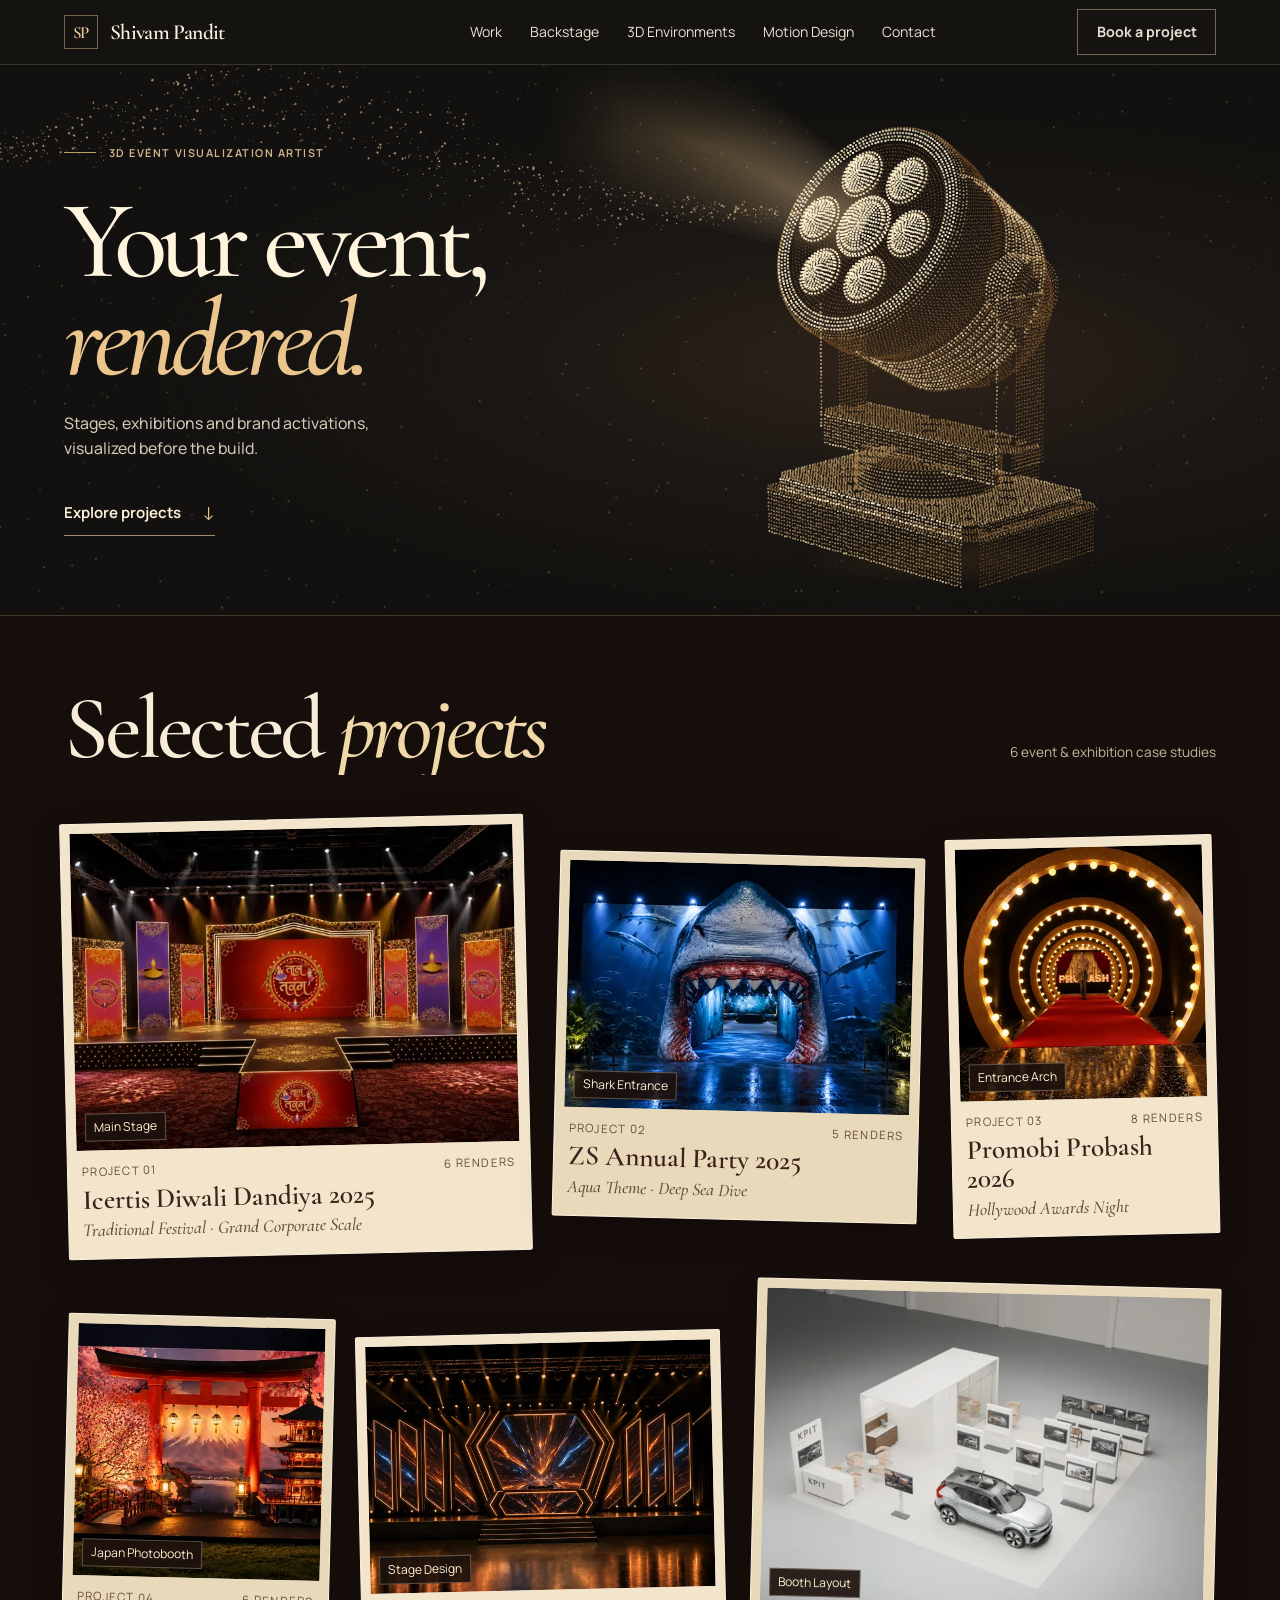
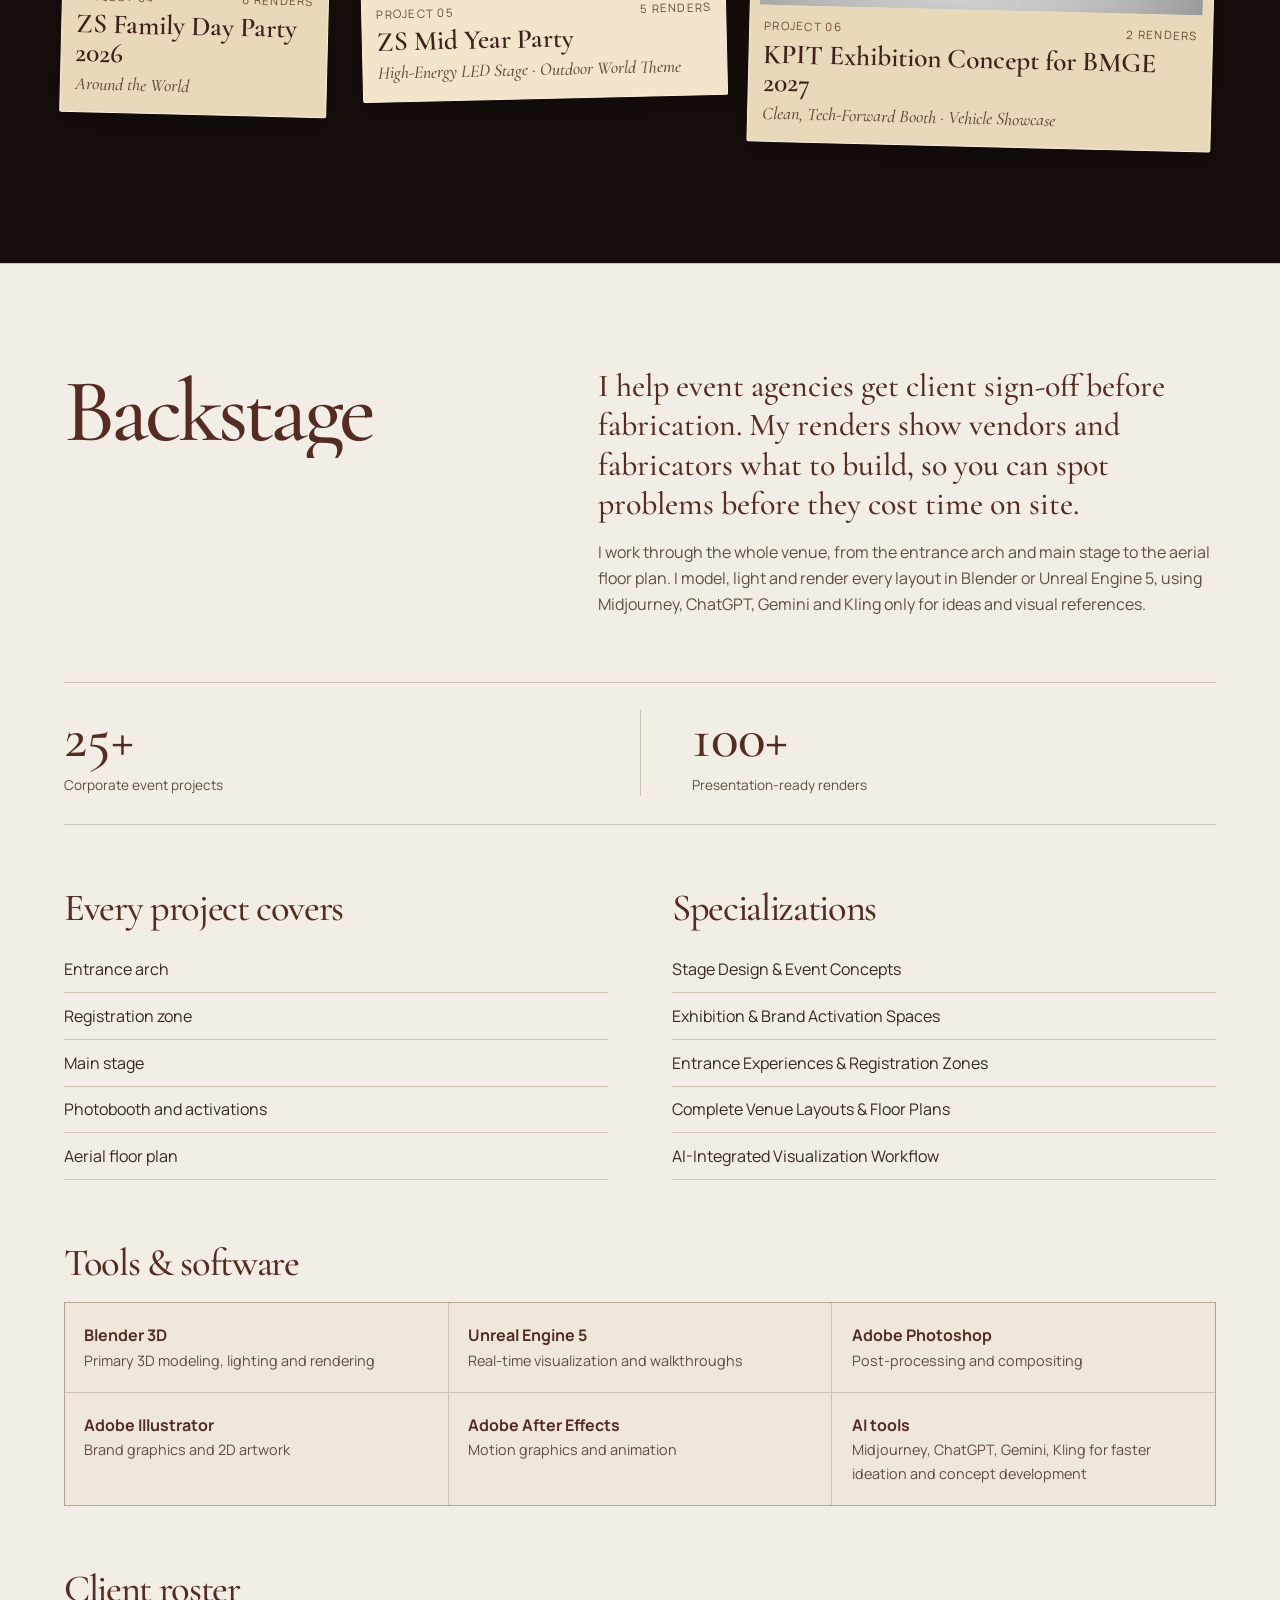
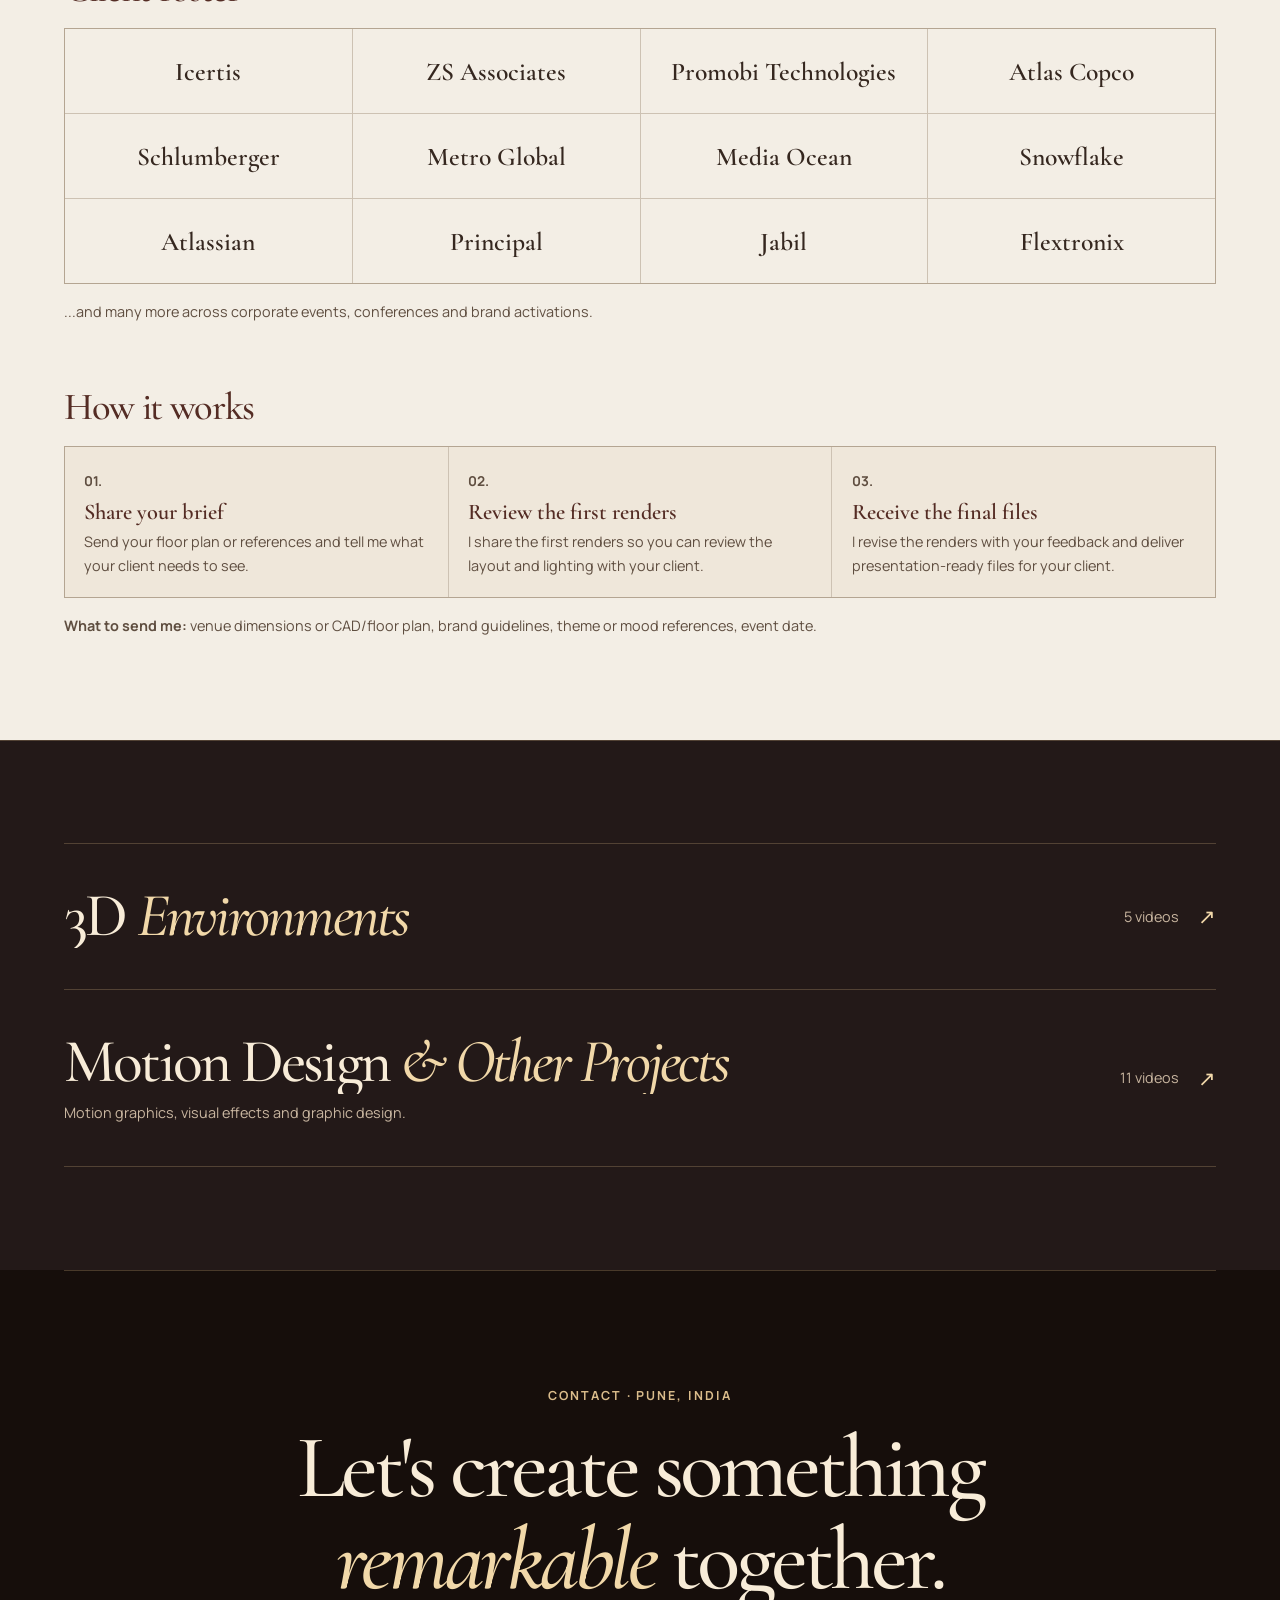
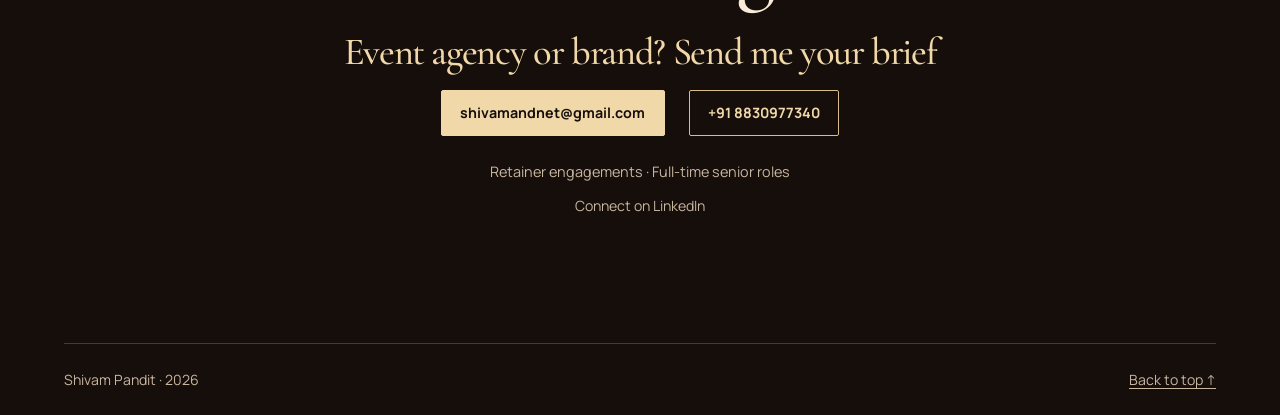
<file: index.html>
<!doctype html>
<html lang="en">
<head>
  <meta charset="utf-8">
  <meta name="viewport" content="width=device-width, initial-scale=1">
  <title>Shivam Pandit | 3D Event Visualization for Agencies, Pune</title>
  <link rel="canonical" href="https://shivampandit01.github.io/shivam/">
  <meta name="description" content="3D event visualization for agencies by Shivam Pandit in Pune. Get stage, exhibition and venue renders for client sign-off before fabrication.">
  <meta name="theme-color" content="#f3eee5">
  <meta property="og:url" content="https://shivampandit01.github.io/shivam/">
  <meta property="og:type" content="website">
  <meta property="og:title" content="Shivam Pandit | 3D Event Visualization for Agencies, Pune">
  <meta property="og:description" content="3D event visualization for agencies by Shivam Pandit in Pune. Get stage, exhibition and venue renders for client sign-off before fabrication.">
  <meta property="og:image" content="https://shivampandit01.github.io/shivam/assets/og-image.jpg">
  <meta name="twitter:title" content="Shivam Pandit | 3D Event Visualization for Agencies, Pune">
  <meta name="twitter:description" content="3D event visualization for agencies by Shivam Pandit in Pune. Get stage, exhibition and venue renders for client sign-off before fabrication.">
  <meta name="twitter:card" content="summary_large_image">
  <meta name="twitter:image" content="https://shivampandit01.github.io/shivam/assets/og-image.jpg">
  <link rel="icon" href="assets/favicon.svg" type="image/svg+xml">
  <link rel="preconnect" href="https://fonts.googleapis.com">
  <link rel="preconnect" href="https://fonts.gstatic.com" crossorigin>
  <link href="https://fonts.googleapis.com/css2?family=Cormorant+Garamond:ital,wght@0,500;0,600;1,500;1,600&amp;family=Manrope:wght@400;500;600;700&amp;display=swap" rel="stylesheet">
  <link rel="stylesheet" href="css/styles.css">
  <script type="application/ld+json">{"@context":"https://schema.org","@type":"Person","name":"Shivam Pandit","jobTitle":"3D Event Visualization Artist","url":"https://shivampandit01.github.io/shivam/","address":{"@type":"PostalAddress","addressLocality":"Pune","addressCountry":"IN"},"email":"shivamandnet@gmail.com","sameAs":["https://www.linkedin.com/in/shivam-pandit/"],"knowsAbout":["Blender","Unreal Engine 5","3D event visualization"]}</script>
  <script src="js/main.js" defer blocking="render"></script>
  <script src="js/spotlight.js" defer></script>
</head>
<body id="top">
  <a class="skip" href="#main">Skip to content</a>
  <header class="mast home-mast">
    <div class="wrap mast-inner">
      <a class="brand" href="#top" aria-label="Shivam Pandit, back to top"><span class="monogram">SP</span><span>Shivam Pandit</span></a>
      <button class="menu" type="button" aria-controls="navigation" aria-expanded="false" hidden>Menu</button>
      <nav id="navigation" aria-label="Primary"><a href="#work">Work</a><a href="#backstage">Backstage</a><a href="motion-studies.html">3D Environments</a><a href="projects/motion-design.html">Motion Design</a><a href="#contact">Contact</a></nav>
      <a class="btn outline header-book" href="mailto:shivamandnet@gmail.com?subject=Project%20enquiry%20from%20portfolio">Book a project</a>
    </div>
  </header>
  <main id="main">
    <section class="light-hero" aria-labelledby="artist">
      <canvas class="light-field" aria-hidden="true"></canvas>
      <div class="light-layout wrap">
        <div class="light-intro">
          <p class="light-role">3D Event Visualization Artist</p>
          <h1 id="artist">Your event,<br><em>rendered.</em></h1>
          <p class="light-copy">Stages, exhibitions and brand activations, visualized before the build.</p>
          <a class="light-link" href="#work">Explore projects <span aria-hidden="true">↓</span></a>
        </div>
        <div class="light-study">
          <div class="light-art" role="img" aria-label="Stage spotlight formed from champagne-colored particles">
            <img src="assets/spotlight.webp" width="1000" height="800" alt="Stage spotlight formed from champagne-colored particles" fetchpriority="high">
            <canvas class="light-fixture" width="1000" height="800"></canvas>
          </div>
        </div>
      </div>
    </section>
    <section id="work" class="section wrap"><div class="work-heading"><h2>Selected <em>projects</em></h2><p>6 event &amp; exhibition case studies</p></div><nav class="project-index" aria-label="Choose a project">
        <a class="project-card" id="icertis-diwali-dandiya-2025" href="projects/icertis-diwali-dandiya-2025.html" aria-labelledby="index-icertis-diwali-dandiya-2025">
          <div class="card-image">
            <img width="800" height="450" loading="lazy" src="assets/renders/thumb/icertis-04.webp" alt="Main stage with heritage motifs, LED uplighting and truss, front view">
            <div class="second-view"><img width="800" height="450" loading="lazy" src="assets/renders/thumb/icertis-03.webp" alt="Red-carpet walkway lined with illuminated pillar installations and festival motifs"></div>
            <span class="view-label" aria-hidden="true"><span>Main Stage</span><span>Walkway</span></span>
          </div>
          <div class="card-copy"><span class="card-meta">Project 01<span>6 renders</span></span>
            <strong id="index-icertis-diwali-dandiya-2025">Icertis Diwali Dandiya 2025</strong>
            <span class="card-theme">Traditional Festival · Grand Corporate Scale</span>
          </div>
        </a>
        <a class="project-card" id="zs-annual-party-2025" href="projects/zs-annual-party-2025.html" aria-labelledby="index-zs-annual-party-2025">
          <div class="card-image">
            <img width="800" height="450" loading="lazy" src="assets/renders/thumb/zs-annual-02.webp" alt="Shark-mouth entrance structure glowing blue at night">
            <div class="second-view"><img width="800" height="450" loading="lazy" src="assets/renders/thumb/zs-annual-03.webp" alt="Atlantis Lounge bar with columns, flames and a glowing shell emblem"></div>
            <span class="view-label" aria-hidden="true"><span>Shark Entrance</span><span>Atlantis Lounge</span></span>
          </div>
          <div class="card-copy"><span class="card-meta">Project 02<span>5 renders</span></span>
            <strong id="index-zs-annual-party-2025">ZS Annual Party 2025</strong>
            <span class="card-theme">Aqua Theme · Deep Sea Dive</span>
          </div>
        </a>
        <a class="project-card" id="promobi-probash-2026" href="projects/promobi-probash-2026.html" aria-labelledby="index-promobi-probash-2026">
          <div class="card-image">
            <img width="800" height="450" loading="lazy" src="assets/renders/thumb/promobi-04.webp" alt="Double-height marquee entrance arch with concentric bulb rings over a red carpet">
            <div class="second-view"><img width="800" height="450" loading="lazy" src="assets/renders/thumb/promobi-07.webp" alt="Main auditorium stage with marquee panels, red curtain and rows of seating"></div>
            <span class="view-label" aria-hidden="true"><span>Entrance Arch</span><span>Main Stage</span></span>
          </div>
          <div class="card-copy"><span class="card-meta">Project 03<span>8 renders</span></span>
            <strong id="index-promobi-probash-2026">Promobi Probash 2026</strong>
            <span class="card-theme">Hollywood Awards Night</span>
          </div>
        </a>
        <a class="project-card" id="zs-family-day-2026" href="projects/zs-family-day-2026.html" aria-labelledby="index-zs-family-day-2026">
          <div class="card-image">
            <img width="800" height="447" loading="lazy" src="assets/renders/thumb/zs-family-02.webp" alt="Japan photobooth with a red torii gate, cherry blossoms and a pagoda">
            <div class="second-view"><img width="800" height="457" loading="lazy" src="assets/renders/thumb/zs-family-03.webp" alt="France photobooth with Eiffel Tower, Arc de Triomphe and flowers"></div>
            <span class="view-label" aria-hidden="true"><span>Japan Photobooth</span><span>France Photobooth</span></span>
          </div>
          <div class="card-copy"><span class="card-meta">Project 04<span>6 renders</span></span>
            <strong id="index-zs-family-day-2026">ZS Family Day Party 2026</strong>
            <span class="card-theme">Around the World</span>
          </div>
        </a>
        <a class="project-card" id="zs-mid-year-party" href="projects/zs-mid-year-party.html" aria-labelledby="index-zs-mid-year-party">
          <div class="card-image">
            <img width="800" height="450" loading="lazy" src="assets/renders/thumb/zs-midyear-01.webp" alt="Geometric LED stage with orange and blue accent lighting, close-up">
            <div class="second-view"><img width="800" height="450" loading="lazy" src="assets/renders/thumb/zs-midyear-02.webp" alt="LED stage on a truss frame in full outdoor seating context"></div>
            <span class="view-label" aria-hidden="true"><span>Stage Design</span><span>Stage in Venue</span></span>
          </div>
          <div class="card-copy"><span class="card-meta">Project 05<span>5 renders</span></span>
            <strong id="index-zs-mid-year-party">ZS Mid Year Party</strong>
            <span class="card-theme">High-Energy LED Stage · Outdoor World Theme</span>
          </div>
        </a>
        <a class="project-card" id="kpit-bmge-2027" href="projects/kpit-bmge-2027.html" aria-labelledby="index-kpit-bmge-2027">
          <div class="card-image">
            <img width="800" height="450" loading="lazy" src="assets/renders/thumb/kpit-01.webp" alt="Aerial 3D view of the KPIT booth layout around the central vehicle">
            <div class="second-view"><img width="800" height="450" loading="lazy" src="assets/renders/thumb/kpit-02.webp" alt="Front view of the white KPIT booth with a showcase vehicle and display totems"></div>
            <span class="view-label" aria-hidden="true"><span>Booth Layout</span><span>Booth Front</span></span>
          </div>
          <div class="card-copy"><span class="card-meta">Project 06<span>2 renders</span></span>
            <strong id="index-kpit-bmge-2027">KPIT Exhibition Concept for BMGE 2027</strong>
            <span class="card-theme">Clean, Tech-Forward Booth · Vehicle Showcase</span>
          </div>
        </a>
      </nav>
    </section>
    <section class="section wrap built-proof" aria-labelledby="built-title" hidden>
      <h2 id="built-title">Concept to <em>built</em></h2>
      <figure>
        <div class="comparison-grid">
          <figure><img src="assets/renders/promobi-07.webp" width="1672" height="941" loading="lazy" alt="Main auditorium stage with marquee panels, red curtain and rows of seating"><figcaption>3D render</figcaption></figure>
          <figure>
            <!-- TODO: Shivam to supply a matching built-stage photo, set its actual dimensions and alt text, and change data-src to src. Remove hidden from the section after adding the caption. -->
            <img data-src="assets/built/promobi-main-stage.webp" width="800" height="450" loading="lazy" alt="Built Promobi Probash 2026 main stage">
            <figcaption>Built event</figcaption>
          </figure>
        </div>
        <figcaption><strong>Promobi Probash 2026 · Main stage</strong> <span><!-- TODO: Shivam to supply the comparison caption. --></span></figcaption>
      </figure>
    </section>
    <section id="backstage" class="section color-band"><div class="wrap"><div class="backstage-opening"><h2>Backstage</h2><div class="backstage-intro">
        <p>I help event agencies get client sign-off before fabrication. My renders show vendors and fabricators what to build, so you can spot problems before they cost time on site.</p>
        <p>I work through the whole venue, from the entrance arch and main stage to the aerial floor plan. I model, light and render every layout in Blender or Unreal Engine 5, using Midjourney, ChatGPT, Gemini and Kling only for ideas and visual references.</p></div></div>
    <dl class="stats" aria-label="Portfolio in numbers">
      <div><dt>25+</dt><dd>Corporate event projects</dd></div>
      <div><dt>100+</dt><dd>Presentation-ready renders</dd></div>
    </dl>
      <div class="practice">
        <div><h3>Every project covers</h3><ul class="ruled-list"><li>Entrance arch</li><li>Registration zone</li><li>Main stage</li><li>Photobooth and activations</li><li>Aerial floor plan</li></ul></div>
        <div><h3>Specializations</h3><ul class="ruled-list"><li>Stage Design &amp; Event Concepts</li><li>Exhibition &amp; Brand Activation Spaces</li><li>Entrance Experiences &amp; Registration Zones</li><li>Complete Venue Layouts &amp; Floor Plans</li><li>AI-Integrated Visualization Workflow</li></ul></div>
      </div>
      <h3 class="tools-title">Tools &amp; software</h3>
      <dl class="tools"><div><dt>Blender 3D</dt><dd>Primary 3D modeling, lighting and rendering</dd></div>
        <div><dt>Unreal Engine 5</dt><dd>Real-time visualization and walkthroughs</dd></div>
        <div><dt>Adobe Photoshop</dt><dd>Post-processing and compositing</dd></div>
        <div><dt>Adobe Illustrator</dt><dd>Brand graphics and 2D artwork</dd></div>
        <div><dt>Adobe After Effects</dt><dd>Motion graphics and animation</dd></div>
        <div><dt>AI tools</dt><dd>Midjourney, ChatGPT, Gemini, Kling for faster ideation and concept development</dd></div></dl>
      <div class="clients"><h3>Client roster</h3>
        <!-- TODO: Shivam to supply the 12 client logos in assets/clients/. Change data-src to src for each supplied file to enable it. -->
        <ul>
          <li><img width="144" height="40" loading="lazy" data-src="assets/clients/icertis.svg" alt="Icertis logo"><span>Icertis</span></li>
          <li><img width="144" height="40" loading="lazy" data-src="assets/clients/zs-associates.svg" alt="ZS Associates logo"><span>ZS Associates</span></li>
          <li><img width="144" height="40" loading="lazy" data-src="assets/clients/promobi-technologies.svg" alt="Promobi Technologies logo"><span>Promobi Technologies</span></li>
          <li><img width="144" height="40" loading="lazy" data-src="assets/clients/atlas-copco.svg" alt="Atlas Copco logo"><span>Atlas Copco</span></li>
          <li><img width="144" height="40" loading="lazy" data-src="assets/clients/schlumberger.svg" alt="Schlumberger logo"><span>Schlumberger</span></li>
          <li><img width="144" height="40" loading="lazy" data-src="assets/clients/metro-global.svg" alt="Metro Global logo"><span>Metro Global</span></li>
          <li><img width="144" height="40" loading="lazy" data-src="assets/clients/media-ocean.svg" alt="Media Ocean logo"><span>Media Ocean</span></li>
          <li><img width="144" height="40" loading="lazy" data-src="assets/clients/snowflake.svg" alt="Snowflake logo"><span>Snowflake</span></li>
          <li><img width="144" height="40" loading="lazy" data-src="assets/clients/atlassian.svg" alt="Atlassian logo"><span>Atlassian</span></li>
          <li><img width="144" height="40" loading="lazy" data-src="assets/clients/principal.svg" alt="Principal logo"><span>Principal</span></li>
          <li><img width="144" height="40" loading="lazy" data-src="assets/clients/jabil.svg" alt="Jabil logo"><span>Jabil</span></li>
          <li><img width="144" height="40" loading="lazy" data-src="assets/clients/flextronix.svg" alt="Flextronix logo"><span>Flextronix</span></li>
        </ul>
        <p>...and many more across corporate events, conferences and brand activations.</p>
      </div>
      <section class="practice-block" aria-labelledby="testimonials-title" hidden>
        <h3 id="testimonials-title">Testimonials</h3>
        <div class="quote-grid">
            <figure>
              <!-- TODO: Shivam to supply testimonial 1: approved quote, name, role and company. -->
              <blockquote><p></p></blockquote>
              <figcaption><strong class="quote-name"></strong><span class="quote-role"></span><span class="quote-company"></span></figcaption>
            </figure>
            <figure>
              <!-- TODO: Shivam to supply testimonial 2: approved quote, name, role and company. -->
              <blockquote><p></p></blockquote>
              <figcaption><strong class="quote-name"></strong><span class="quote-role"></span><span class="quote-company"></span></figcaption>
            </figure>
        </div>
      </section>
      <section class="practice-block" aria-labelledby="process-title">
        <h3 id="process-title">How it works</h3>
        <ol class="process-steps">
          <li><h4>Share your brief</h4><p>Send your floor plan or references and tell me what your client needs to see.</p></li>
          <li><h4>Review the first renders</h4><p>I share the first renders so you can review the layout and lighting with your client.</p></li>
          <li><h4>Receive the final files</h4><p>I revise the renders with your feedback and deliver presentation-ready files for your client.</p></li>
        </ol>
        <p class="brief-checklist"><strong>What to send me:</strong> venue dimensions or CAD/floor plan, brand guidelines, theme or mood references, event date.</p>
        <p hidden>Projects start from <!-- TODO: Shivam to supply the starting price and currency, then remove hidden from this line. --></p>
      </section>
    </div></section>
    <section id="reel" class="section archive-entry" aria-label="Video collections">
      <div class="wrap collection-index">
        <a class="collection-row" href="motion-studies.html">
          <h2>3D <em>Environments</em></h2><span>5 videos <b aria-hidden="true">↗</b></span>
        </a>
        <a class="collection-row" href="projects/motion-design.html">
          <div><h2>Motion Design <em>&amp; Other Projects</em></h2><p class="collection-description">Motion graphics, visual effects and graphic design.</p></div><span>11 videos <b aria-hidden="true">↗</b></span>
        </a>
      </div>
    </section>
    <section id="contact" class="section wrap"><p class="label">Contact &middot; Pune, India</p>
      <h2>Let's create something <em>remarkable</em> together.</h2>
      <h3 class="agency-invite">Event agency or brand? Send me your brief</h3>
      <div class="contact-links">
        <a class="btn solid" href="mailto:shivamandnet@gmail.com?subject=Project%20enquiry%20from%20portfolio">shivamandnet@gmail.com</a>
        <a class="btn outline" href="tel:+918830977340">+91 8830977340</a>
      </div>
      <p class="contact-availability">Retainer engagements · Full-time senior roles<br><a class="return-link" href="https://www.linkedin.com/in/shivam-pandit/">Connect on LinkedIn</a></p>
    </section>
  </main>
  <footer class="wrap footer"><span>Shivam Pandit · 2026</span><a href="#top">Back to top ↑</a></footer>
</body>
</html>
</file>
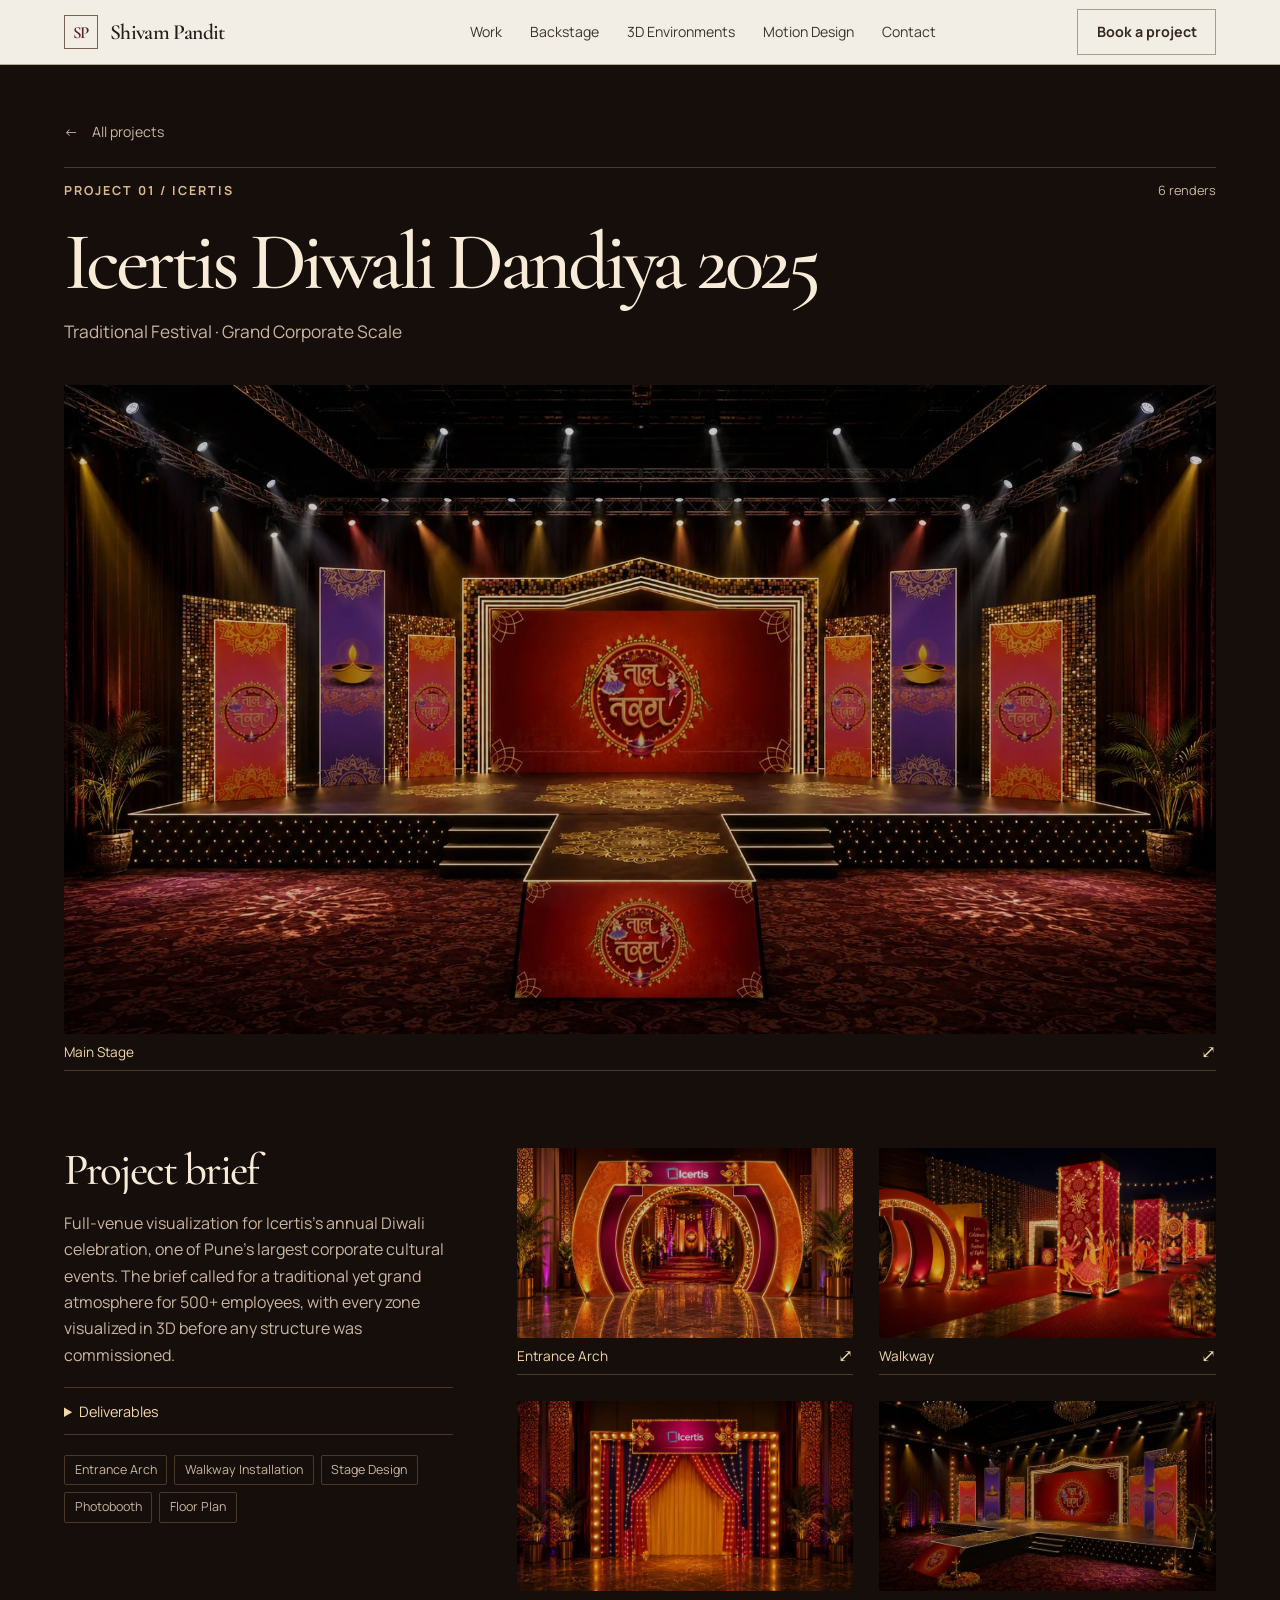
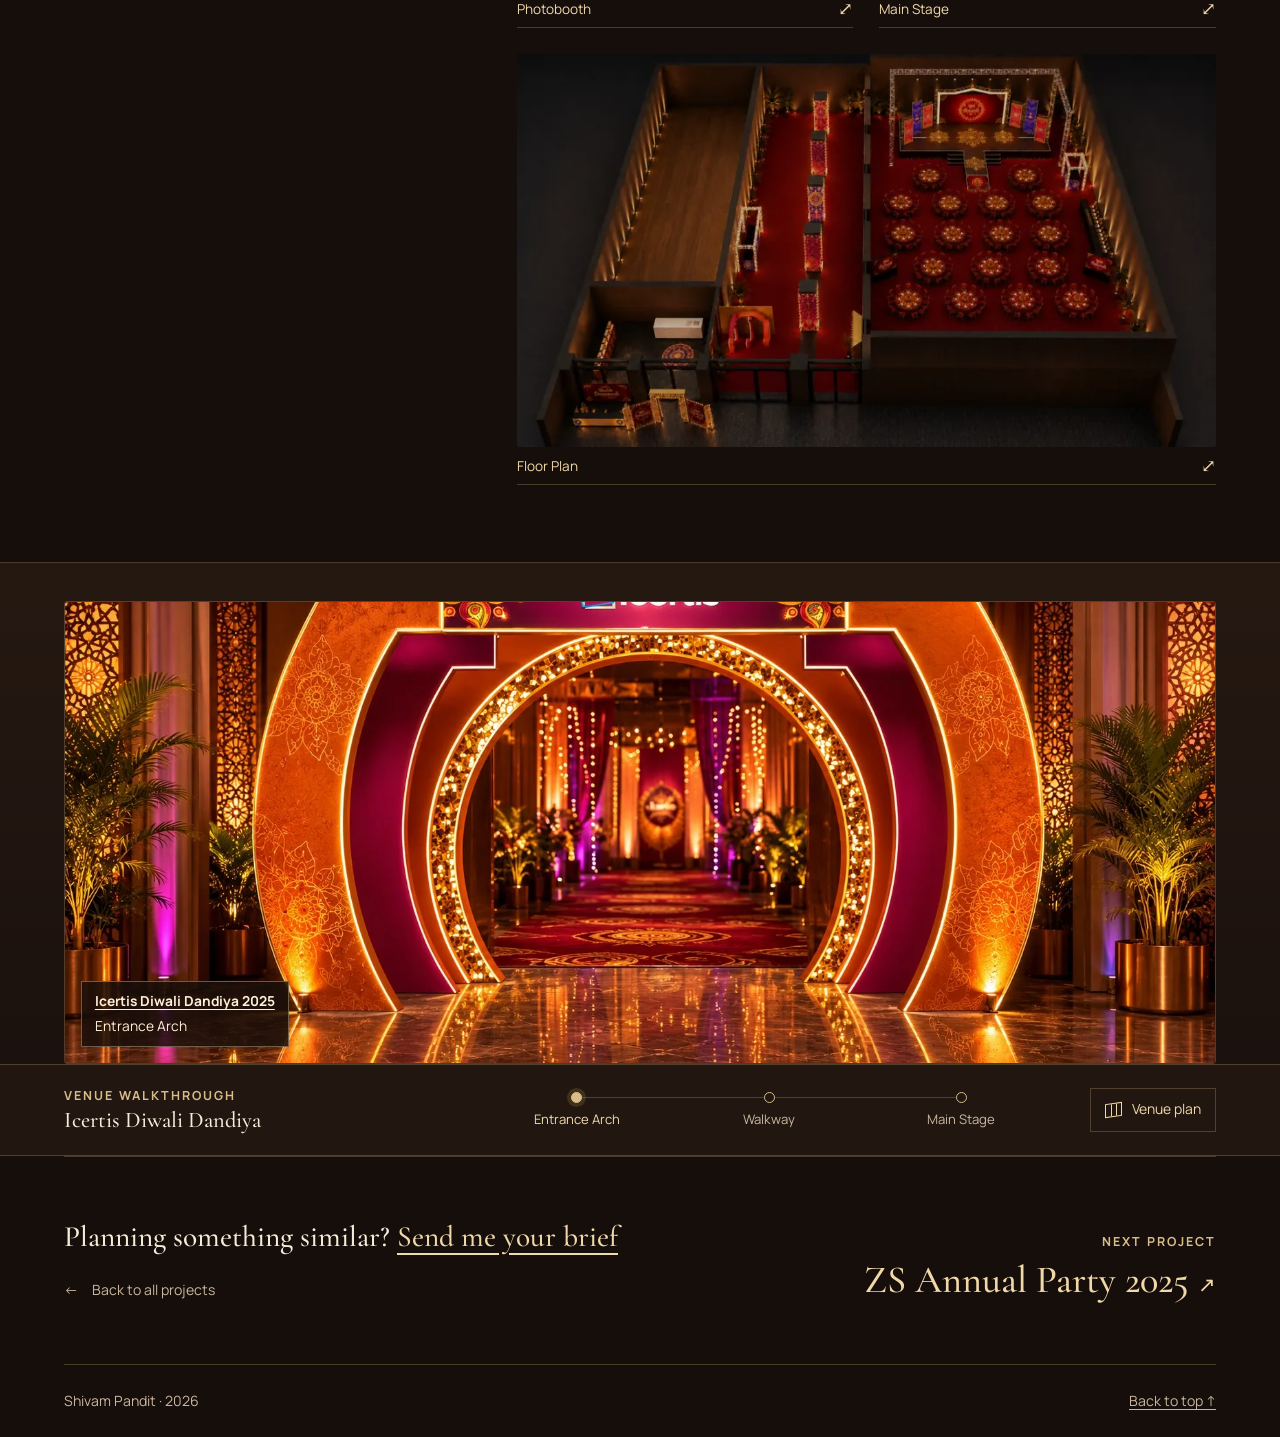
<file: projects/icertis-diwali-dandiya-2025.html>
<!doctype html>
<html lang="en">
<head>
  <meta charset="utf-8">
  <meta name="viewport" content="width=device-width, initial-scale=1">
  <title>Icertis Diwali Dandiya 2025 | 3D Event Visualization for Agencies, Pune</title>
  <link rel="canonical" href="https://shivampandit01.github.io/shivam/projects/icertis-diwali-dandiya-2025.html">
  <meta name="description" content="3D event visualization for agencies by Shivam Pandit in Pune. Stage, entrance and walkway renders for Icertis Diwali Dandiya 2025.">
  <meta name="theme-color" content="#160e0b">
  <meta property="og:url" content="https://shivampandit01.github.io/shivam/projects/icertis-diwali-dandiya-2025.html">
  <meta property="og:type" content="article">
  <meta property="og:title" content="Icertis Diwali Dandiya 2025 | 3D Event Visualization for Agencies, Pune">
  <meta property="og:description" content="3D event visualization for agencies by Shivam Pandit in Pune. Stage, entrance and walkway renders for Icertis Diwali Dandiya 2025.">
  <meta property="og:image" content="https://shivampandit01.github.io/shivam/assets/renders/icertis-04.webp">
  <meta name="twitter:title" content="Icertis Diwali Dandiya 2025 | 3D Event Visualization for Agencies, Pune">
  <meta name="twitter:description" content="3D event visualization for agencies by Shivam Pandit in Pune. Stage, entrance and walkway renders for Icertis Diwali Dandiya 2025.">
  <meta name="twitter:card" content="summary_large_image">
  <meta name="twitter:image" content="https://shivampandit01.github.io/shivam/assets/renders/icertis-04.webp">
  <link rel="icon" href="../assets/favicon.svg" type="image/svg+xml">
  <link rel="preconnect" href="https://fonts.googleapis.com">
  <link rel="preconnect" href="https://fonts.gstatic.com" crossorigin>
  <link href="https://fonts.googleapis.com/css2?family=Cormorant+Garamond:ital,wght@0,500;0,600;1,500;1,600&amp;family=Manrope:wght@400;500;600;700&amp;display=swap" rel="stylesheet">
  <link rel="stylesheet" href="../css/styles.css">
  <script src="../js/main.js" defer blocking="render"></script>
  <script src="../js/media-viewers.js" defer></script>
  <script src="../js/venue-tour.js" defer></script>
</head>
<body id="top">
  <a class="skip" href="#main">Skip to content</a>
  <header class="mast">
    <div class="wrap mast-inner">
      <a class="brand" href="../index.html" aria-label="Shivam Pandit, home"><span class="monogram">SP</span><span>Shivam Pandit</span></a>
      <button class="menu" type="button" aria-controls="navigation" aria-expanded="false" hidden>Menu</button>
      <nav id="navigation" aria-label="Primary"><a href="../index.html#work">Work</a><a href="../index.html#backstage">Backstage</a><a href="../motion-studies.html">3D Environments</a><a href="../projects/motion-design.html">Motion Design</a><a href="../index.html#contact">Contact</a></nav>
      <a class="btn outline header-book" href="mailto:shivamandnet@gmail.com?subject=Project%20enquiry%20from%20portfolio">Book a project</a>
    </div>
  </header>
  <main id="main">
    <article class="case-study" aria-labelledby="case-title">
      <header class="case-heading wrap">
        <a class="return-link" href="../index.html#work"><span aria-hidden="true">←</span> All projects</a>
        <div class="case-kicker"><p class="label">Project 01 / Icertis</p><span>6 renders</span></div>
        <h1 id="case-title">Icertis Diwali Dandiya 2025</h1>
        <p class="theme">Traditional Festival · Grand Corporate Scale</p>
      </header>
      <div class="wrap">
        <a class="tile case-cover" id="render-icertis-04" href="../assets/renders/icertis-04.webp" data-zone="Main Stage" data-width="1672" data-height="941">
          <figure><div class="tile-image"><img src="../assets/renders/icertis-04.webp" srcset="../assets/renders/thumb/icertis-04.webp 800w, ../assets/renders/icertis-04.webp 1672w" sizes="(min-width: 1440px) 1280px, 90vw" width="1672" height="941" fetchpriority="high" alt="Main stage with heritage motifs, LED uplighting and truss, front view"></div>
            <figcaption>Main Stage <span aria-hidden="true">⤢</span></figcaption></figure>
        </a>
        <div class="case-layout">
          <section class="case-brief" aria-labelledby="brief-heading">
            <h2 id="brief-heading">Project brief</h2>
            <p>Full-venue visualization for Icertis's annual Diwali celebration, one of Pune's largest corporate cultural events. The brief called for a traditional yet grand atmosphere for 500+ employees, with every zone visualized in 3D before any structure was commissioned.</p>
            <details><summary>Deliverables</summary><p>A chandelier entrance arch with branded signage, an outdoor walkway with lit pillar installations, the main stage with heritage motifs and LED uplighting, a themed photobooth wall, and a complete venue floor plan.</p></details>
            <ul class="chips" aria-label="Project scope"><li>Entrance Arch</li><li>Walkway Installation</li><li>Stage Design</li><li>Photobooth</li><li>Floor Plan</li></ul>
          </section>
          <div class="gallery" aria-label="Project renders">
            <a class="tile" id="render-icertis-02" href="../assets/renders/icertis-02.webp" data-zone="Entrance Arch" data-width="1672" data-height="941">
          <figure><div class="tile-image"><img src="../assets/renders/thumb/icertis-02.webp" width="800" height="450" loading="lazy" alt="Concentric gold and magenta entrance arch with Icertis branding over a reflective floor"></div>
            <figcaption>Entrance Arch <span aria-hidden="true">⤢</span></figcaption></figure>
        </a>
            <a class="tile" id="render-icertis-03" href="../assets/renders/icertis-03.webp" data-zone="Walkway" data-width="1672" data-height="941">
          <figure><div class="tile-image"><img src="../assets/renders/thumb/icertis-03.webp" width="800" height="450" loading="lazy" alt="Red-carpet walkway lined with illuminated pillar installations and festival motifs"></div>
            <figcaption>Walkway <span aria-hidden="true">⤢</span></figcaption></figure>
        </a>
            <a class="tile" id="render-icertis-01" href="../assets/renders/icertis-01.webp" data-zone="Photobooth" data-width="1672" data-height="941">
          <figure><div class="tile-image"><img src="../assets/renders/thumb/icertis-01.webp" width="800" height="450" loading="lazy" alt="Marquee-lit photobooth frame with red and blue curtains and the Icertis logo"></div>
            <figcaption>Photobooth <span aria-hidden="true">⤢</span></figcaption></figure>
        </a>
            <a class="tile" id="render-icertis-05" href="../assets/renders/icertis-05.webp" data-zone="Main Stage" data-width="1672" data-height="941">
          <figure><div class="tile-image"><img src="../assets/renders/thumb/icertis-05.webp" width="800" height="450" loading="lazy" alt="Main stage seen at an angle with audience seating and spotlights"></div>
            <figcaption>Main Stage <span aria-hidden="true">⤢</span></figcaption></figure>
        </a>
            <a class="tile" id="render-icertis-06" href="../assets/renders/icertis-06.webp" data-zone="Floor Plan" data-width="1672" data-height="941">
          <figure><div class="tile-image"><img src="../assets/renders/thumb/icertis-06.webp" width="800" height="450" loading="lazy" alt="Aerial layout of the venue from walkway to seated audience area"></div>
            <figcaption>Floor Plan <span aria-hidden="true">⤢</span></figcaption></figure>
        </a>
          </div>
        </div>
      </div>
    <section id="walkthrough" class="venue-tour" aria-label="Icertis venue walkthrough">
      <div class="venue-stage wrap">
        <div id="venue-scene" class="scene-frame"><img width="1672" height="941" loading="lazy" src="../assets/renders/icertis-02.webp" alt="Concentric gold and magenta entrance arch with Icertis branding over a reflective floor"></div>
        <div class="scene-credit"><a href="#case-title">Icertis Diwali Dandiya 2025</a><span aria-live="polite" id="scene-caption">Entrance Arch</span></div>
      </div>
      <div class="tour-bar"><div class="wrap tour-inner">
        <div class="tour-heading"><span class="label">Venue walkthrough</span><span>Icertis Diwali Dandiya</span></div>
        <div class="scene-stops" role="group" aria-label="Choose a venue view">
          <a class="scene-stop" href="#render-icertis-02" data-src="../assets/renders/icertis-02.webp" data-alt="Concentric gold and magenta entrance arch with Icertis branding over a reflective floor" data-scene="0"><span class="stop-mark" aria-hidden="true"></span>Entrance Arch</a>
          <a class="scene-stop" href="#render-icertis-03" data-src="../assets/renders/icertis-03.webp" data-alt="Red-carpet walkway lined with illuminated pillar installations and festival motifs" data-scene="1"><span class="stop-mark" aria-hidden="true"></span>Walkway</a>
          <a class="scene-stop" href="#render-icertis-04" data-src="../assets/renders/icertis-04.webp" data-alt="Main stage with heritage motifs, LED uplighting and truss, front view" data-scene="2"><span class="stop-mark" aria-hidden="true"></span>Main Stage</a>
        </div>
        <a class="plan-link" href="../assets/renders/icertis-06.webp"><span class="plan-icon" aria-hidden="true"></span>Venue plan</a>
      </div></div>
    </section>
    <dialog id="venue-plan" aria-labelledby="plan-title">
      <div class="viewer">
        <div class="viewer-bar"><div><p class="label">Icertis Diwali Dandiya 2025</p><h2 id="plan-title">Explore the venue plan</h2></div><button class="control close" type="button" aria-label="Close venue plan">&times;</button></div>
        <div class="plan-sheet">
          <img src="../assets/renders/icertis-06.webp" width="1672" height="941" loading="lazy" alt="Aerial layout of the venue from walkway to seated audience area">
          <button class="plan-pin pin-0" type="button" data-scene="0" aria-label="View Entrance Arch"><span>1</span></button>
          <button class="plan-pin pin-1" type="button" data-scene="1" aria-label="View Walkway"><span>2</span></button>
          <button class="plan-pin pin-2" type="button" data-scene="2" aria-label="View Main Stage"><span>3</span></button>
        </div>
        <div class="plan-key"><button type="button" data-scene="0"><b>1</b> Entrance Arch</button><button type="button" data-scene="1"><b>2</b> Walkway</button><button type="button" data-scene="2"><b>3</b> Main Stage</button></div>
      </div>
    </dialog>
      <dialog id="lightbox" aria-labelledby="image-caption"><div class="viewer">
        <div class="viewer-bar"><span class="label">Project gallery</span><button class="control close" type="button" aria-label="Close image viewer">&times;</button></div>
        <img class="large-image" alt="Main stage with heritage motifs, LED uplighting and truss, front view" width="1600" height="900">
        <div class="viewer-bar"><div aria-live="polite"><p id="image-caption"></p><small class="count"></small></div>
          <div class="controls"><button class="control prev" type="button" aria-label="Previous render">&lsaquo;</button><button class="control next" type="button" aria-label="Next render">&rsaquo;</button></div>
        </div></div></dialog>
      <nav class="case-footer wrap" aria-label="Project enquiries and navigation">
        <div class="case-enquiry">
          <p>Planning something similar? <a href="mailto:shivamandnet@gmail.com?subject=Project%20enquiry%20from%20portfolio">Send me your brief</a></p>
          <a class="return-link" href="../index.html#work"><span aria-hidden="true">←</span> Back to all projects</a>
        </div>
        <a class="next-project" href="zs-annual-party-2025.html"><span class="label">Next project</span><strong>ZS Annual Party 2025 <span aria-hidden="true">↗</span></strong></a>
      </nav>
    </article>
  </main>
  <footer class="wrap footer"><span>Shivam Pandit · 2026</span><a href="#top">Back to top ↑</a></footer>
</body>
</html>
</file>
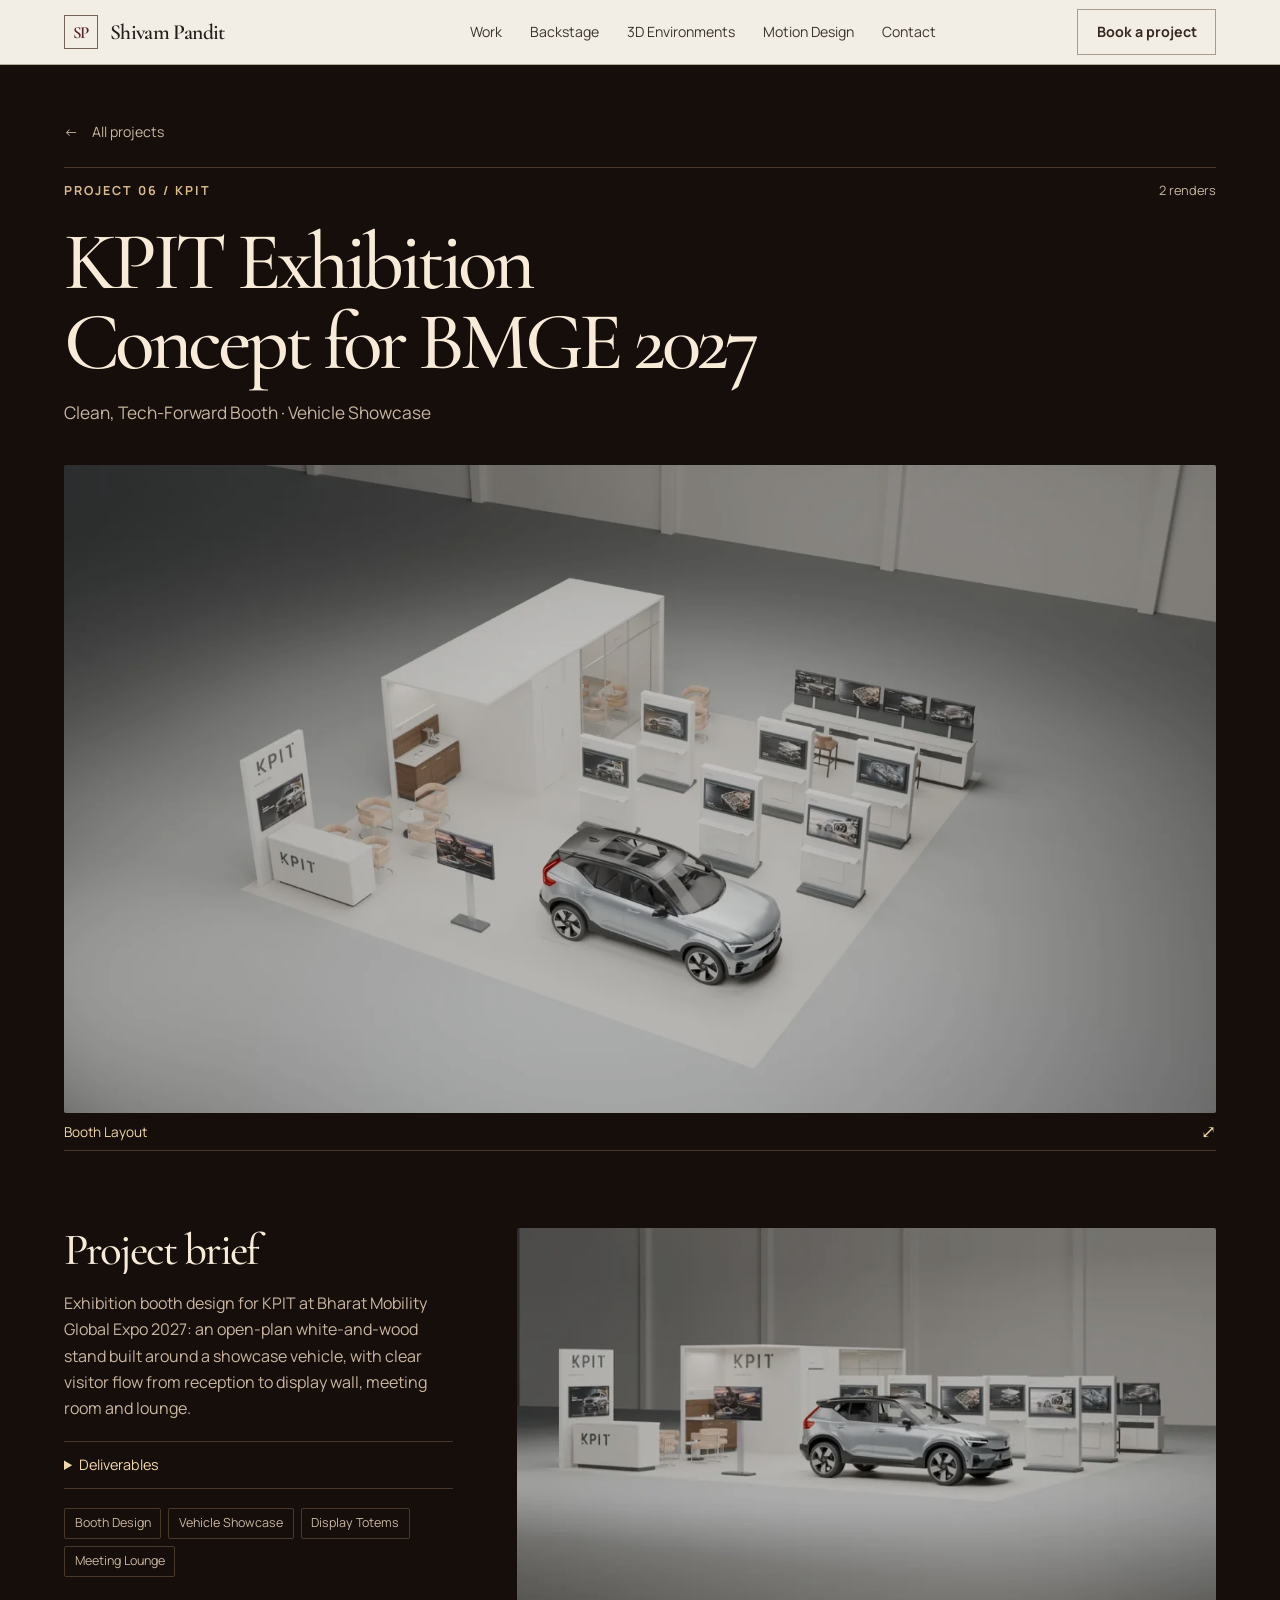
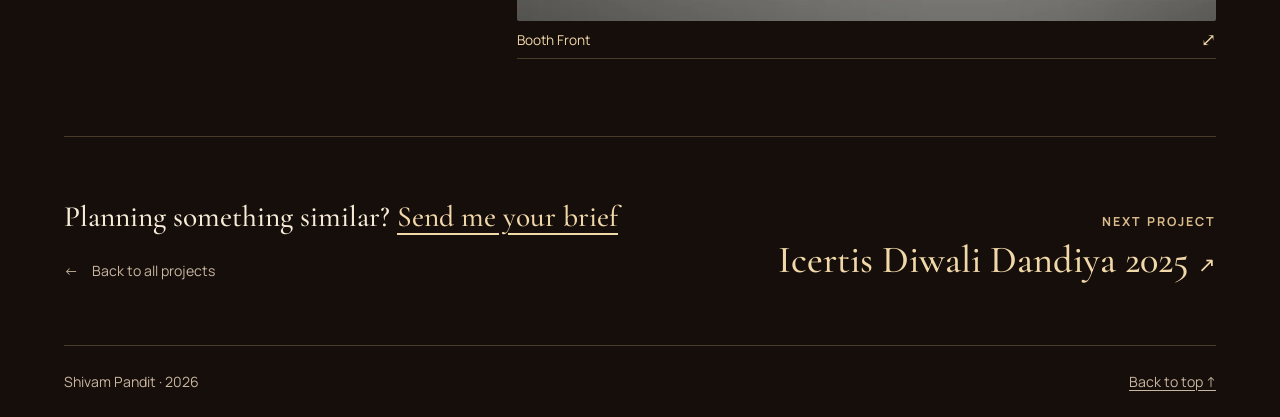
<file: projects/kpit-bmge-2027.html>
<!doctype html>
<html lang="en">
<head>
  <meta charset="utf-8">
  <meta name="viewport" content="width=device-width, initial-scale=1">
  <title>KPIT Exhibition Concept for BMGE 2027 | 3D Event Visualization for Agencies, Pune</title>
  <link rel="canonical" href="https://shivampandit01.github.io/shivam/projects/kpit-bmge-2027.html">
  <meta name="description" content="3D event visualization for agencies by Shivam Pandit in Pune. See the open-plan vehicle booth concept for KPIT at Bharat Mobility Global Expo 2027.">
  <meta name="theme-color" content="#160e0b">
  <meta property="og:url" content="https://shivampandit01.github.io/shivam/projects/kpit-bmge-2027.html">
  <meta property="og:type" content="article">
  <meta property="og:title" content="KPIT Exhibition Concept for BMGE 2027 | 3D Event Visualization for Agencies, Pune">
  <meta property="og:description" content="3D event visualization for agencies by Shivam Pandit in Pune. See the open-plan vehicle booth concept for KPIT at Bharat Mobility Global Expo 2027.">
  <meta property="og:image" content="https://shivampandit01.github.io/shivam/assets/renders/kpit-01.webp">
  <meta name="twitter:title" content="KPIT Exhibition Concept for BMGE 2027 | 3D Event Visualization for Agencies, Pune">
  <meta name="twitter:description" content="3D event visualization for agencies by Shivam Pandit in Pune. See the open-plan vehicle booth concept for KPIT at Bharat Mobility Global Expo 2027.">
  <meta name="twitter:card" content="summary_large_image">
  <meta name="twitter:image" content="https://shivampandit01.github.io/shivam/assets/renders/kpit-01.webp">
  <link rel="icon" href="../assets/favicon.svg" type="image/svg+xml">
  <link rel="preconnect" href="https://fonts.googleapis.com">
  <link rel="preconnect" href="https://fonts.gstatic.com" crossorigin>
  <link href="https://fonts.googleapis.com/css2?family=Cormorant+Garamond:ital,wght@0,500;0,600;1,500;1,600&amp;family=Manrope:wght@400;500;600;700&amp;display=swap" rel="stylesheet">
  <link rel="stylesheet" href="../css/styles.css">
  <script src="../js/main.js" defer blocking="render"></script>
  <script src="../js/media-viewers.js" defer></script>
</head>
<body id="top">
  <a class="skip" href="#main">Skip to content</a>
  <header class="mast">
    <div class="wrap mast-inner">
      <a class="brand" href="../index.html" aria-label="Shivam Pandit, home"><span class="monogram">SP</span><span>Shivam Pandit</span></a>
      <button class="menu" type="button" aria-controls="navigation" aria-expanded="false" hidden>Menu</button>
      <nav id="navigation" aria-label="Primary"><a href="../index.html#work">Work</a><a href="../index.html#backstage">Backstage</a><a href="../motion-studies.html">3D Environments</a><a href="../projects/motion-design.html">Motion Design</a><a href="../index.html#contact">Contact</a></nav>
      <a class="btn outline header-book" href="mailto:shivamandnet@gmail.com?subject=Project%20enquiry%20from%20portfolio">Book a project</a>
    </div>
  </header>
  <main id="main">
    <article class="case-study" aria-labelledby="case-title">
      <header class="case-heading wrap">
        <a class="return-link" href="../index.html#work"><span aria-hidden="true">←</span> All projects</a>
        <div class="case-kicker"><p class="label">Project 06 / KPIT</p><span>2 renders</span></div>
        <h1 id="case-title">KPIT Exhibition Concept for BMGE 2027</h1>
        <p class="theme">Clean, Tech-Forward Booth · Vehicle Showcase</p>
      </header>
      <div class="wrap">
        <a class="tile case-cover" id="render-kpit-01" href="../assets/renders/kpit-01.webp" data-zone="Booth Layout" data-width="1600" data-height="900">
          <figure><div class="tile-image"><img src="../assets/renders/kpit-01.webp" srcset="../assets/renders/thumb/kpit-01.webp 800w, ../assets/renders/kpit-01.webp 1600w" sizes="(min-width: 1440px) 1280px, 90vw" width="1600" height="900" fetchpriority="high" alt="Aerial 3D view of the KPIT booth layout around the central vehicle"></div>
            <figcaption>Booth Layout <span aria-hidden="true">⤢</span></figcaption></figure>
        </a>
        <div class="case-layout">
          <section class="case-brief" aria-labelledby="brief-heading">
            <h2 id="brief-heading">Project brief</h2>
            <p>Exhibition booth design for KPIT at Bharat Mobility Global Expo 2027: an open-plan white-and-wood stand built around a showcase vehicle, with clear visitor flow from reception to display wall, meeting room and lounge.</p>
            <details><summary>Deliverables</summary><p>A complete booth layout with a central vehicle display, KPIT-branded reception counter, screen-led display totems, a back-wall demo counter with monitors, an enclosed meeting room and an informal seating lounge, in front and aerial 3D views.</p></details>
            <ul class="chips" aria-label="Project scope"><li>Booth Design</li><li>Vehicle Showcase</li><li>Display Totems</li><li>Meeting Lounge</li></ul>
          </section>
          <div class="gallery" aria-label="Project renders">
            <a class="tile" id="render-kpit-02" href="../assets/renders/kpit-02.webp" data-zone="Booth Front" data-width="1600" data-height="900">
          <figure><div class="tile-image"><img src="../assets/renders/thumb/kpit-02.webp" width="800" height="450" loading="lazy" alt="Front view of the white KPIT booth with a showcase vehicle and display totems"></div>
            <figcaption>Booth Front <span aria-hidden="true">⤢</span></figcaption></figure>
        </a>
          </div>
        </div>
      </div>
      <dialog id="lightbox" aria-labelledby="image-caption"><div class="viewer">
        <div class="viewer-bar"><span class="label">Project gallery</span><button class="control close" type="button" aria-label="Close image viewer">&times;</button></div>
        <img class="large-image" alt="Aerial 3D view of the KPIT booth layout around the central vehicle" width="1600" height="900">
        <div class="viewer-bar"><div aria-live="polite"><p id="image-caption"></p><small class="count"></small></div>
          <div class="controls"><button class="control prev" type="button" aria-label="Previous render">&lsaquo;</button><button class="control next" type="button" aria-label="Next render">&rsaquo;</button></div>
        </div></div></dialog>
      <nav class="case-footer wrap" aria-label="Project enquiries and navigation">
        <div class="case-enquiry">
          <p>Planning something similar? <a href="mailto:shivamandnet@gmail.com?subject=Project%20enquiry%20from%20portfolio">Send me your brief</a></p>
          <a class="return-link" href="../index.html#work"><span aria-hidden="true">←</span> Back to all projects</a>
        </div>
        <a class="next-project" href="icertis-diwali-dandiya-2025.html"><span class="label">Next project</span><strong>Icertis Diwali Dandiya 2025 <span aria-hidden="true">↗</span></strong></a>
      </nav>
    </article>
  </main>
  <footer class="wrap footer"><span>Shivam Pandit · 2026</span><a href="#top">Back to top ↑</a></footer>
</body>
</html>
</file>
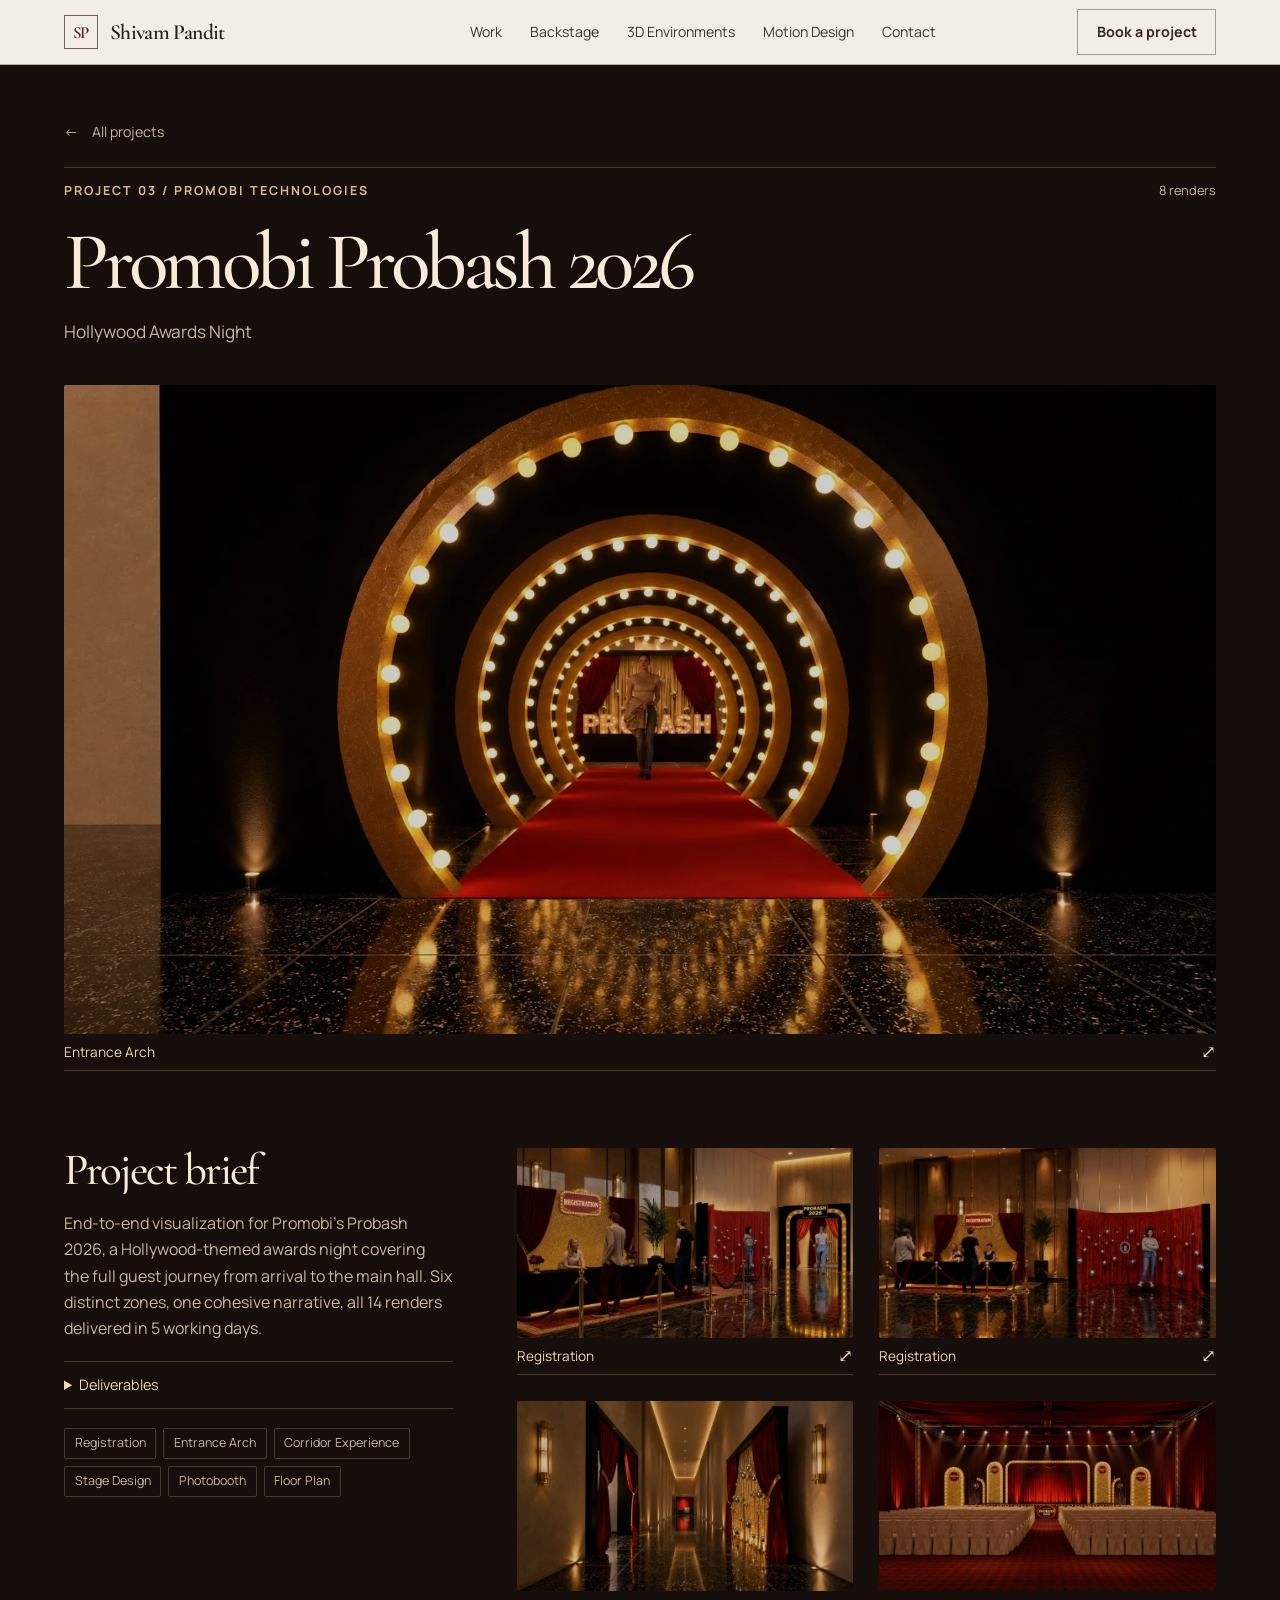
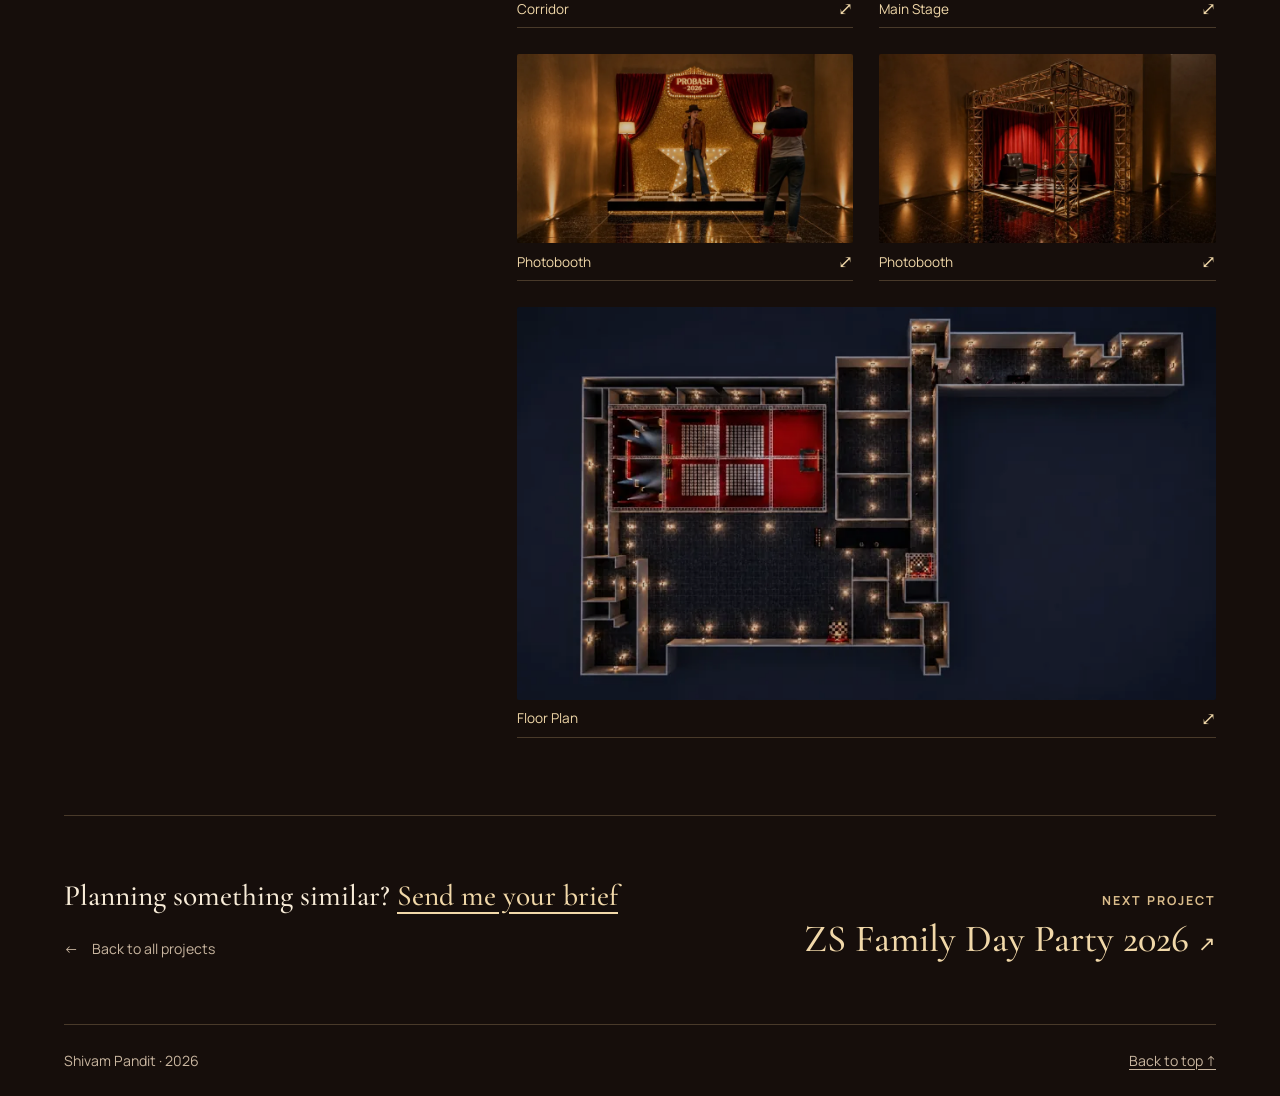
<file: projects/promobi-probash-2026.html>
<!doctype html>
<html lang="en">
<head>
  <meta charset="utf-8">
  <meta name="viewport" content="width=device-width, initial-scale=1">
  <title>Promobi Probash 2026 | 3D Event Visualization for Agencies, Pune</title>
  <link rel="canonical" href="https://shivampandit01.github.io/shivam/projects/promobi-probash-2026.html">
  <meta name="description" content="3D event visualization for agencies by Shivam Pandit in Pune. See the six-zone Hollywood awards venue for Promobi Probash 2026.">
  <meta name="theme-color" content="#160e0b">
  <meta property="og:url" content="https://shivampandit01.github.io/shivam/projects/promobi-probash-2026.html">
  <meta property="og:type" content="article">
  <meta property="og:title" content="Promobi Probash 2026 | 3D Event Visualization for Agencies, Pune">
  <meta property="og:description" content="3D event visualization for agencies by Shivam Pandit in Pune. See the six-zone Hollywood awards venue for Promobi Probash 2026.">
  <meta property="og:image" content="https://shivampandit01.github.io/shivam/assets/renders/promobi-04.webp">
  <meta name="twitter:title" content="Promobi Probash 2026 | 3D Event Visualization for Agencies, Pune">
  <meta name="twitter:description" content="3D event visualization for agencies by Shivam Pandit in Pune. See the six-zone Hollywood awards venue for Promobi Probash 2026.">
  <meta name="twitter:card" content="summary_large_image">
  <meta name="twitter:image" content="https://shivampandit01.github.io/shivam/assets/renders/promobi-04.webp">
  <link rel="icon" href="../assets/favicon.svg" type="image/svg+xml">
  <link rel="preconnect" href="https://fonts.googleapis.com">
  <link rel="preconnect" href="https://fonts.gstatic.com" crossorigin>
  <link href="https://fonts.googleapis.com/css2?family=Cormorant+Garamond:ital,wght@0,500;0,600;1,500;1,600&amp;family=Manrope:wght@400;500;600;700&amp;display=swap" rel="stylesheet">
  <link rel="stylesheet" href="../css/styles.css">
  <script src="../js/main.js" defer blocking="render"></script>
  <script src="../js/media-viewers.js" defer></script>
</head>
<body id="top">
  <a class="skip" href="#main">Skip to content</a>
  <header class="mast">
    <div class="wrap mast-inner">
      <a class="brand" href="../index.html" aria-label="Shivam Pandit, home"><span class="monogram">SP</span><span>Shivam Pandit</span></a>
      <button class="menu" type="button" aria-controls="navigation" aria-expanded="false" hidden>Menu</button>
      <nav id="navigation" aria-label="Primary"><a href="../index.html#work">Work</a><a href="../index.html#backstage">Backstage</a><a href="../motion-studies.html">3D Environments</a><a href="../projects/motion-design.html">Motion Design</a><a href="../index.html#contact">Contact</a></nav>
      <a class="btn outline header-book" href="mailto:shivamandnet@gmail.com?subject=Project%20enquiry%20from%20portfolio">Book a project</a>
    </div>
  </header>
  <main id="main">
    <article class="case-study" aria-labelledby="case-title">
      <header class="case-heading wrap">
        <a class="return-link" href="../index.html#work"><span aria-hidden="true">←</span> All projects</a>
        <div class="case-kicker"><p class="label">Project 03 / Promobi Technologies</p><span>8 renders</span></div>
        <h1 id="case-title">Promobi Probash 2026</h1>
        <p class="theme">Hollywood Awards Night</p>
      </header>
      <div class="wrap">
        <a class="tile case-cover" id="render-promobi-04" href="../assets/renders/promobi-04.webp" data-zone="Entrance Arch" data-width="1672" data-height="941">
          <figure><div class="tile-image"><img src="../assets/renders/promobi-04.webp" srcset="../assets/renders/thumb/promobi-04.webp 800w, ../assets/renders/promobi-04.webp 1672w" sizes="(min-width: 1440px) 1280px, 90vw" width="1672" height="941" fetchpriority="high" alt="Double-height marquee entrance arch with concentric bulb rings over a red carpet"></div>
            <figcaption>Entrance Arch <span aria-hidden="true">⤢</span></figcaption></figure>
        </a>
        <div class="case-layout">
          <section class="case-brief" aria-labelledby="brief-heading">
            <h2 id="brief-heading">Project brief</h2>
            <p>End-to-end visualization for Promobi's Probash 2026, a Hollywood-themed awards night covering the full guest journey from arrival to the main hall. Six distinct zones, one cohesive narrative, all 14 renders delivered in 5 working days.</p>
            <details><summary>Deliverables</summary><p>A gold sequin registration backdrop with velvet ropes, a double-height marquee entrance arch, a red-curtain corridor, the main auditorium stage, two photobooth setups, and a complete floor plan.</p></details>
            <ul class="chips" aria-label="Project scope"><li>Registration</li><li>Entrance Arch</li><li>Corridor Experience</li><li>Stage Design</li><li>Photobooth</li><li>Floor Plan</li></ul>
          </section>
          <div class="gallery" aria-label="Project renders">
            <a class="tile" id="render-promobi-01" href="../assets/renders/promobi-01.webp" data-zone="Registration" data-width="1672" data-height="941">
          <figure><div class="tile-image"><img src="../assets/renders/thumb/promobi-01.webp" width="800" height="450" loading="lazy" alt="Gold sequin registration backdrop with velvet ropes and the Probash entrance beyond"></div>
            <figcaption>Registration <span aria-hidden="true">⤢</span></figcaption></figure>
        </a>
            <a class="tile" id="render-promobi-02" href="../assets/renders/promobi-02.webp" data-zone="Registration" data-width="1672" data-height="941">
          <figure><div class="tile-image"><img src="../assets/renders/thumb/promobi-02.webp" width="800" height="450" loading="lazy" alt="Registration desk beside a red curtain photobooth wall"></div>
            <figcaption>Registration <span aria-hidden="true">⤢</span></figcaption></figure>
        </a>
            <a class="tile" id="render-promobi-03" href="../assets/renders/promobi-03.webp" data-zone="Corridor" data-width="1672" data-height="941">
          <figure><div class="tile-image"><img src="../assets/renders/thumb/promobi-03.webp" width="800" height="450" loading="lazy" alt="Long corridor lined with red curtains and warm wall lighting"></div>
            <figcaption>Corridor <span aria-hidden="true">⤢</span></figcaption></figure>
        </a>
            <a class="tile" id="render-promobi-07" href="../assets/renders/promobi-07.webp" data-zone="Main Stage" data-width="1672" data-height="941">
          <figure><div class="tile-image"><img src="../assets/renders/thumb/promobi-07.webp" width="800" height="450" loading="lazy" alt="Main auditorium stage with marquee panels, red curtain and rows of seating"></div>
            <figcaption>Main Stage <span aria-hidden="true">⤢</span></figcaption></figure>
        </a>
            <a class="tile" id="render-promobi-05" href="../assets/renders/promobi-05.webp" data-zone="Photobooth" data-width="1672" data-height="941">
          <figure><div class="tile-image"><img src="../assets/renders/thumb/promobi-05.webp" width="800" height="450" loading="lazy" alt="Photobooth with gold sequin star backdrop and Probash 2026 sign"></div>
            <figcaption>Photobooth <span aria-hidden="true">⤢</span></figcaption></figure>
        </a>
            <a class="tile" id="render-promobi-06" href="../assets/renders/promobi-06.webp" data-zone="Photobooth" data-width="1672" data-height="941">
          <figure><div class="tile-image"><img src="../assets/renders/thumb/promobi-06.webp" width="800" height="450" loading="lazy" alt="Truss-frame photobooth with red curtains and a checkered floor"></div>
            <figcaption>Photobooth <span aria-hidden="true">⤢</span></figcaption></figure>
        </a>
            <a class="tile" id="render-promobi-08" href="../assets/renders/promobi-08.webp" data-zone="Floor Plan" data-width="1672" data-height="941">
          <figure><div class="tile-image"><img src="../assets/renders/thumb/promobi-08.webp" width="800" height="450" loading="lazy" alt="Top-down floor plan of the full venue on a navy background"></div>
            <figcaption>Floor Plan <span aria-hidden="true">⤢</span></figcaption></figure>
        </a>
          </div>
        </div>
      </div>
      <dialog id="lightbox" aria-labelledby="image-caption"><div class="viewer">
        <div class="viewer-bar"><span class="label">Project gallery</span><button class="control close" type="button" aria-label="Close image viewer">&times;</button></div>
        <img class="large-image" alt="Double-height marquee entrance arch with concentric bulb rings over a red carpet" width="1600" height="900">
        <div class="viewer-bar"><div aria-live="polite"><p id="image-caption"></p><small class="count"></small></div>
          <div class="controls"><button class="control prev" type="button" aria-label="Previous render">&lsaquo;</button><button class="control next" type="button" aria-label="Next render">&rsaquo;</button></div>
        </div></div></dialog>
      <nav class="case-footer wrap" aria-label="Project enquiries and navigation">
        <div class="case-enquiry">
          <p>Planning something similar? <a href="mailto:shivamandnet@gmail.com?subject=Project%20enquiry%20from%20portfolio">Send me your brief</a></p>
          <a class="return-link" href="../index.html#work"><span aria-hidden="true">←</span> Back to all projects</a>
        </div>
        <a class="next-project" href="zs-family-day-2026.html"><span class="label">Next project</span><strong>ZS Family Day Party 2026 <span aria-hidden="true">↗</span></strong></a>
      </nav>
    </article>
  </main>
  <footer class="wrap footer"><span>Shivam Pandit · 2026</span><a href="#top">Back to top ↑</a></footer>
</body>
</html>
</file>
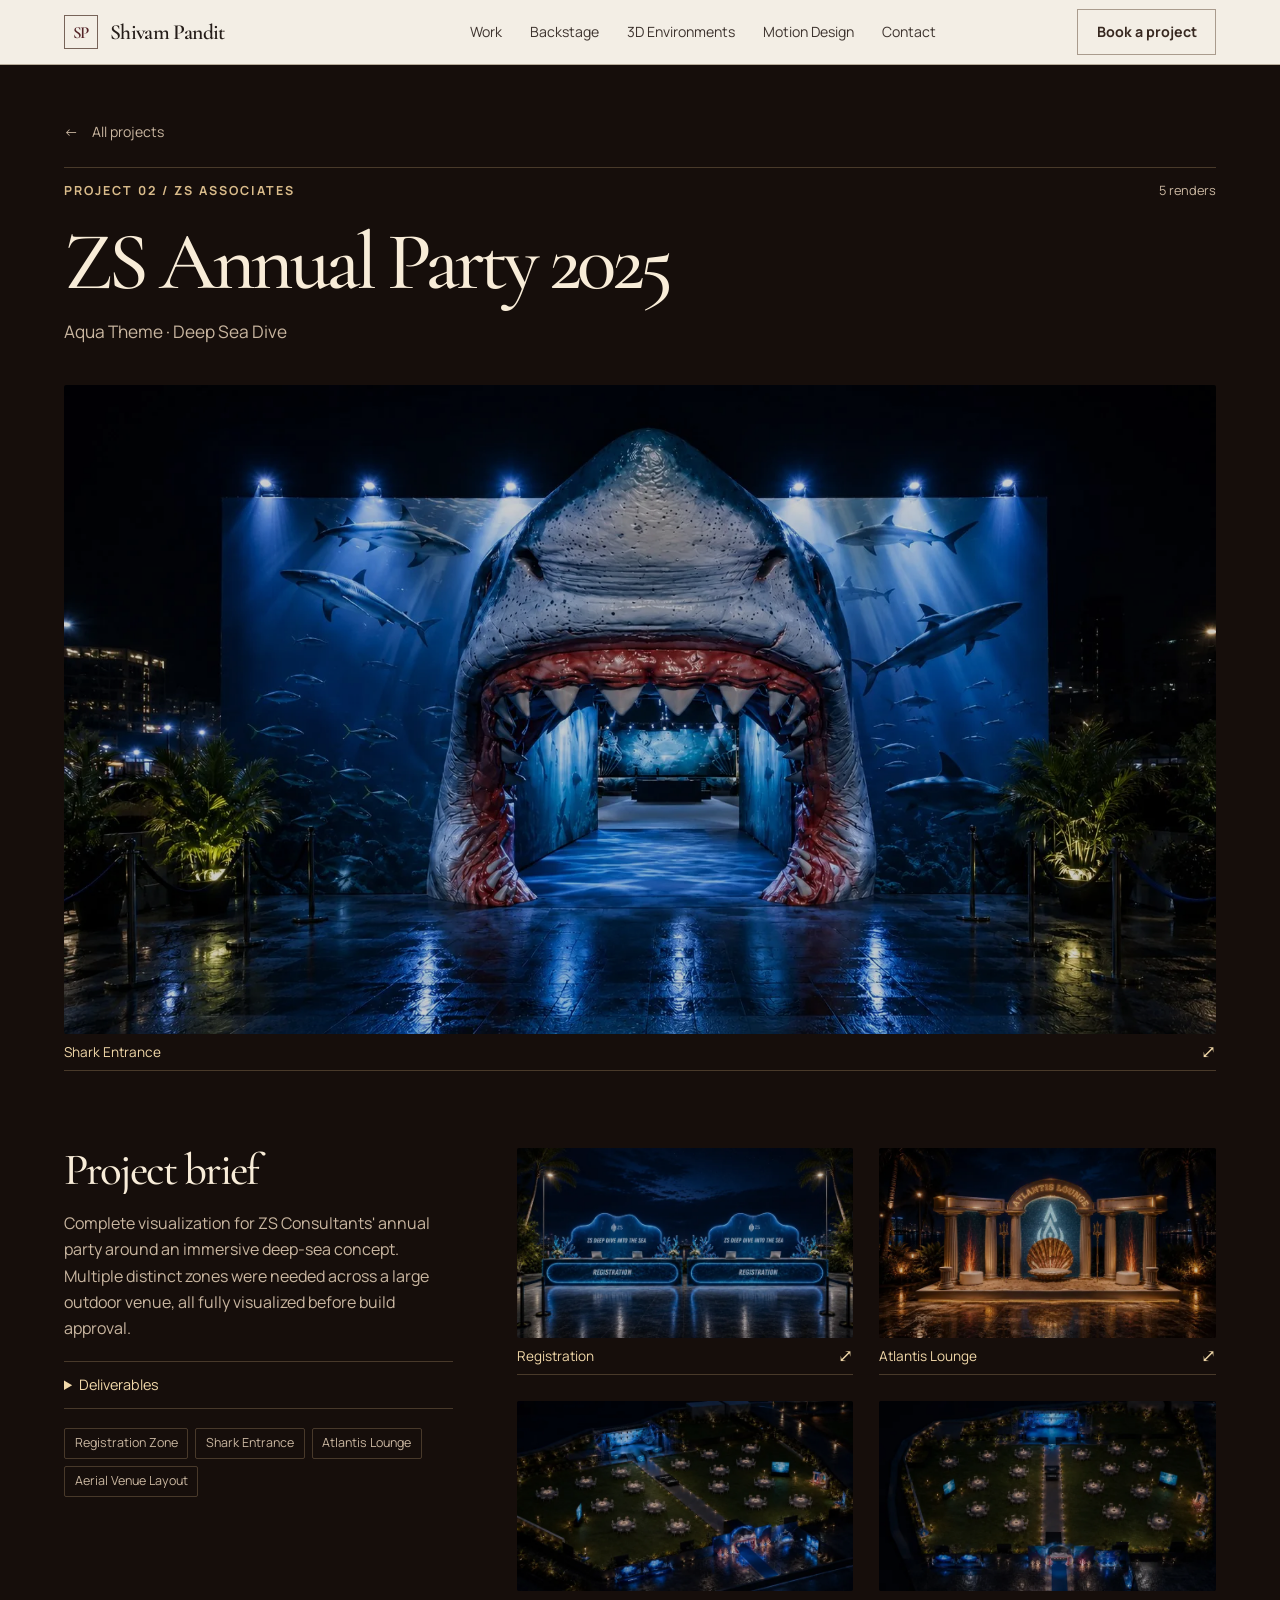
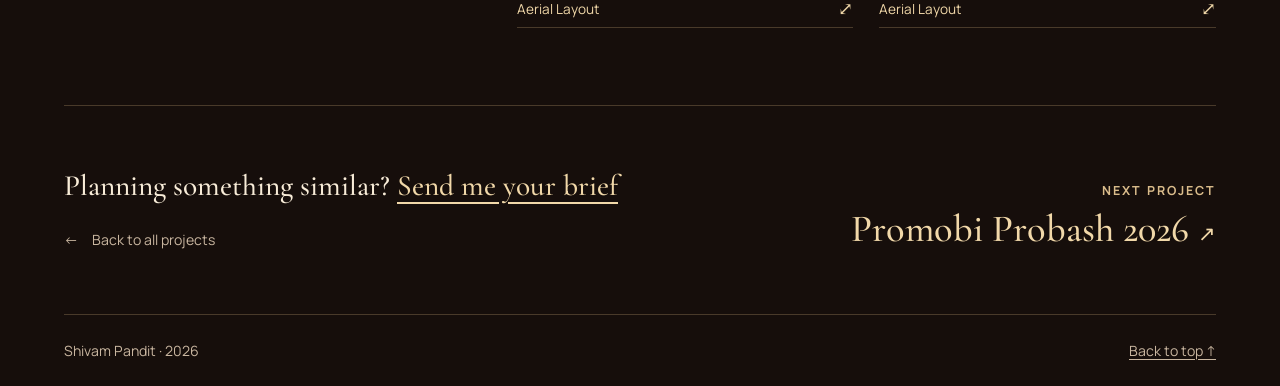
<file: projects/zs-annual-party-2025.html>
<!doctype html>
<html lang="en">
<head>
  <meta charset="utf-8">
  <meta name="viewport" content="width=device-width, initial-scale=1">
  <title>ZS Annual Party 2025 | 3D Event Visualization for Agencies, Pune</title>
  <link rel="canonical" href="https://shivampandit01.github.io/shivam/projects/zs-annual-party-2025.html">
  <meta name="description" content="3D event visualization for agencies by Shivam Pandit in Pune. Explore the deep-sea stage, shark entrance and lounge for ZS Annual Party 2025.">
  <meta name="theme-color" content="#160e0b">
  <meta property="og:url" content="https://shivampandit01.github.io/shivam/projects/zs-annual-party-2025.html">
  <meta property="og:type" content="article">
  <meta property="og:title" content="ZS Annual Party 2025 | 3D Event Visualization for Agencies, Pune">
  <meta property="og:description" content="3D event visualization for agencies by Shivam Pandit in Pune. Explore the deep-sea stage, shark entrance and lounge for ZS Annual Party 2025.">
  <meta property="og:image" content="https://shivampandit01.github.io/shivam/assets/renders/zs-annual-02.webp">
  <meta name="twitter:title" content="ZS Annual Party 2025 | 3D Event Visualization for Agencies, Pune">
  <meta name="twitter:description" content="3D event visualization for agencies by Shivam Pandit in Pune. Explore the deep-sea stage, shark entrance and lounge for ZS Annual Party 2025.">
  <meta name="twitter:card" content="summary_large_image">
  <meta name="twitter:image" content="https://shivampandit01.github.io/shivam/assets/renders/zs-annual-02.webp">
  <link rel="icon" href="../assets/favicon.svg" type="image/svg+xml">
  <link rel="preconnect" href="https://fonts.googleapis.com">
  <link rel="preconnect" href="https://fonts.gstatic.com" crossorigin>
  <link href="https://fonts.googleapis.com/css2?family=Cormorant+Garamond:ital,wght@0,500;0,600;1,500;1,600&amp;family=Manrope:wght@400;500;600;700&amp;display=swap" rel="stylesheet">
  <link rel="stylesheet" href="../css/styles.css">
  <script src="../js/main.js" defer blocking="render"></script>
  <script src="../js/media-viewers.js" defer></script>
</head>
<body id="top">
  <a class="skip" href="#main">Skip to content</a>
  <header class="mast">
    <div class="wrap mast-inner">
      <a class="brand" href="../index.html" aria-label="Shivam Pandit, home"><span class="monogram">SP</span><span>Shivam Pandit</span></a>
      <button class="menu" type="button" aria-controls="navigation" aria-expanded="false" hidden>Menu</button>
      <nav id="navigation" aria-label="Primary"><a href="../index.html#work">Work</a><a href="../index.html#backstage">Backstage</a><a href="../motion-studies.html">3D Environments</a><a href="../projects/motion-design.html">Motion Design</a><a href="../index.html#contact">Contact</a></nav>
      <a class="btn outline header-book" href="mailto:shivamandnet@gmail.com?subject=Project%20enquiry%20from%20portfolio">Book a project</a>
    </div>
  </header>
  <main id="main">
    <article class="case-study" aria-labelledby="case-title">
      <header class="case-heading wrap">
        <a class="return-link" href="../index.html#work"><span aria-hidden="true">←</span> All projects</a>
        <div class="case-kicker"><p class="label">Project 02 / ZS Associates</p><span>5 renders</span></div>
        <h1 id="case-title">ZS Annual Party 2025</h1>
        <p class="theme">Aqua Theme · Deep Sea Dive</p>
      </header>
      <div class="wrap">
        <a class="tile case-cover" id="render-zs-annual-02" href="../assets/renders/zs-annual-02.webp" data-zone="Shark Entrance" data-width="1672" data-height="941">
          <figure><div class="tile-image"><img src="../assets/renders/zs-annual-02.webp" srcset="../assets/renders/thumb/zs-annual-02.webp 800w, ../assets/renders/zs-annual-02.webp 1672w" sizes="(min-width: 1440px) 1280px, 90vw" width="1672" height="941" fetchpriority="high" alt="Shark-mouth entrance structure glowing blue at night"></div>
            <figcaption>Shark Entrance <span aria-hidden="true">⤢</span></figcaption></figure>
        </a>
        <div class="case-layout">
          <section class="case-brief" aria-labelledby="brief-heading">
            <h2 id="brief-heading">Project brief</h2>
            <p>Complete visualization for ZS Consultants' annual party around an immersive deep-sea concept. Multiple distinct zones were needed across a large outdoor venue, all fully visualized before build approval.</p>
            <details><summary>Deliverables</summary><p>A glowing ocean-themed registration counter, a dramatic shark-mouth entrance structure, the Atlantis Lounge branded bar, and dual aerial views of the full venue layout. Visuals secured leadership sign-off with zero revision rounds.</p></details>
            <ul class="chips" aria-label="Project scope"><li>Registration Zone</li><li>Shark Entrance</li><li>Atlantis Lounge</li><li>Aerial Venue Layout</li></ul>
          </section>
          <div class="gallery" aria-label="Project renders">
            <a class="tile" id="render-zs-annual-01" href="../assets/renders/zs-annual-01.webp" data-zone="Registration" data-width="1672" data-height="941">
          <figure><div class="tile-image"><img src="../assets/renders/thumb/zs-annual-01.webp" width="800" height="450" loading="lazy" alt="Twin glowing ocean-themed registration counters reading Deep Dive Into the Sea"></div>
            <figcaption>Registration <span aria-hidden="true">⤢</span></figcaption></figure>
        </a>
            <a class="tile" id="render-zs-annual-03" href="../assets/renders/zs-annual-03.webp" data-zone="Atlantis Lounge" data-width="1672" data-height="941">
          <figure><div class="tile-image"><img src="../assets/renders/thumb/zs-annual-03.webp" width="800" height="450" loading="lazy" alt="Atlantis Lounge bar with columns, flames and a glowing shell emblem"></div>
            <figcaption>Atlantis Lounge <span aria-hidden="true">⤢</span></figcaption></figure>
        </a>
            <a class="tile" id="render-zs-annual-04" href="../assets/renders/zs-annual-04.webp" data-zone="Aerial Layout" data-width="1672" data-height="941">
          <figure><div class="tile-image"><img src="../assets/renders/thumb/zs-annual-04.webp" width="800" height="450" loading="lazy" alt="Aerial view of the full outdoor venue with round tables and the shark entrance"></div>
            <figcaption>Aerial Layout <span aria-hidden="true">⤢</span></figcaption></figure>
        </a>
            <a class="tile" id="render-zs-annual-05" href="../assets/renders/zs-annual-05.webp" data-zone="Aerial Layout" data-width="1672" data-height="941">
          <figure><div class="tile-image"><img src="../assets/renders/thumb/zs-annual-05.webp" width="800" height="450" loading="lazy" alt="Second aerial view of the outdoor venue layout"></div>
            <figcaption>Aerial Layout <span aria-hidden="true">⤢</span></figcaption></figure>
        </a>
          </div>
        </div>
      </div>
      <dialog id="lightbox" aria-labelledby="image-caption"><div class="viewer">
        <div class="viewer-bar"><span class="label">Project gallery</span><button class="control close" type="button" aria-label="Close image viewer">&times;</button></div>
        <img class="large-image" alt="Shark-mouth entrance structure glowing blue at night" width="1600" height="900">
        <div class="viewer-bar"><div aria-live="polite"><p id="image-caption"></p><small class="count"></small></div>
          <div class="controls"><button class="control prev" type="button" aria-label="Previous render">&lsaquo;</button><button class="control next" type="button" aria-label="Next render">&rsaquo;</button></div>
        </div></div></dialog>
      <nav class="case-footer wrap" aria-label="Project enquiries and navigation">
        <div class="case-enquiry">
          <p>Planning something similar? <a href="mailto:shivamandnet@gmail.com?subject=Project%20enquiry%20from%20portfolio">Send me your brief</a></p>
          <a class="return-link" href="../index.html#work"><span aria-hidden="true">←</span> Back to all projects</a>
        </div>
        <a class="next-project" href="promobi-probash-2026.html"><span class="label">Next project</span><strong>Promobi Probash 2026 <span aria-hidden="true">↗</span></strong></a>
      </nav>
    </article>
  </main>
  <footer class="wrap footer"><span>Shivam Pandit · 2026</span><a href="#top">Back to top ↑</a></footer>
</body>
</html>
</file>
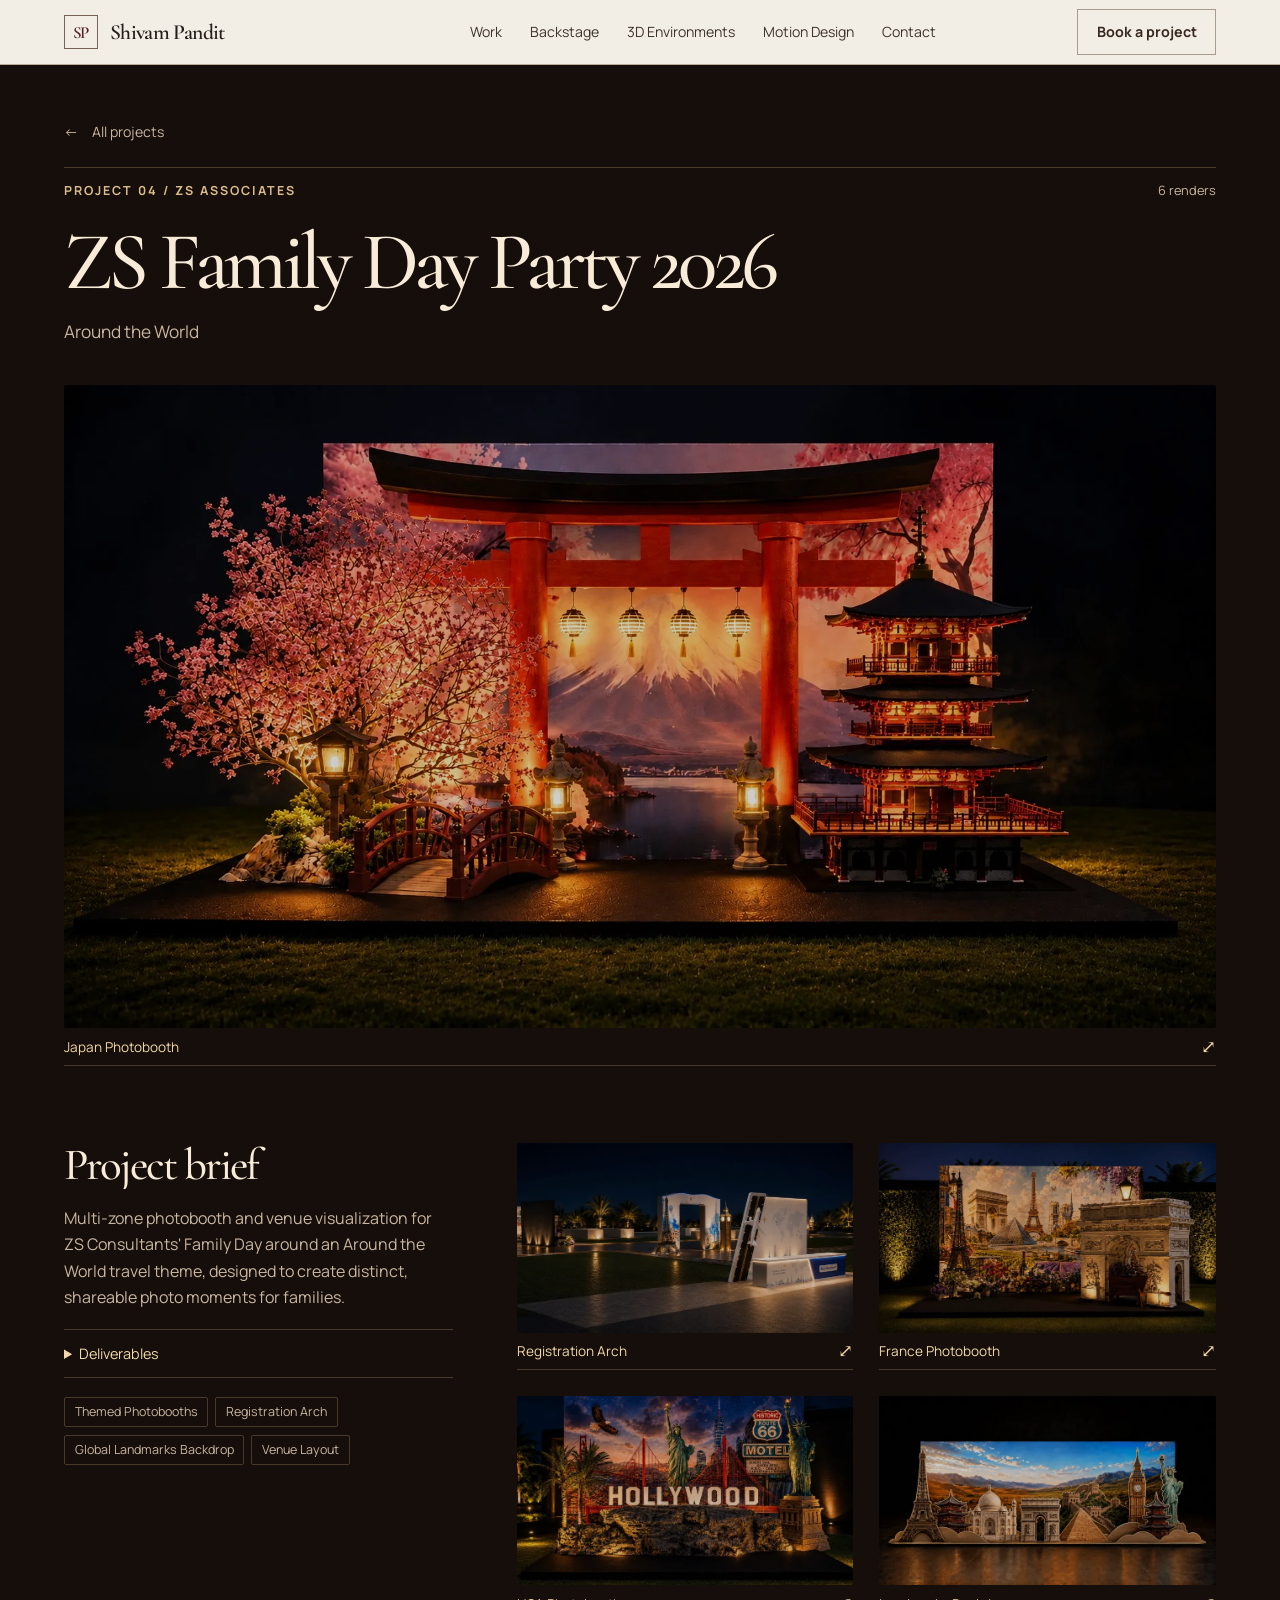
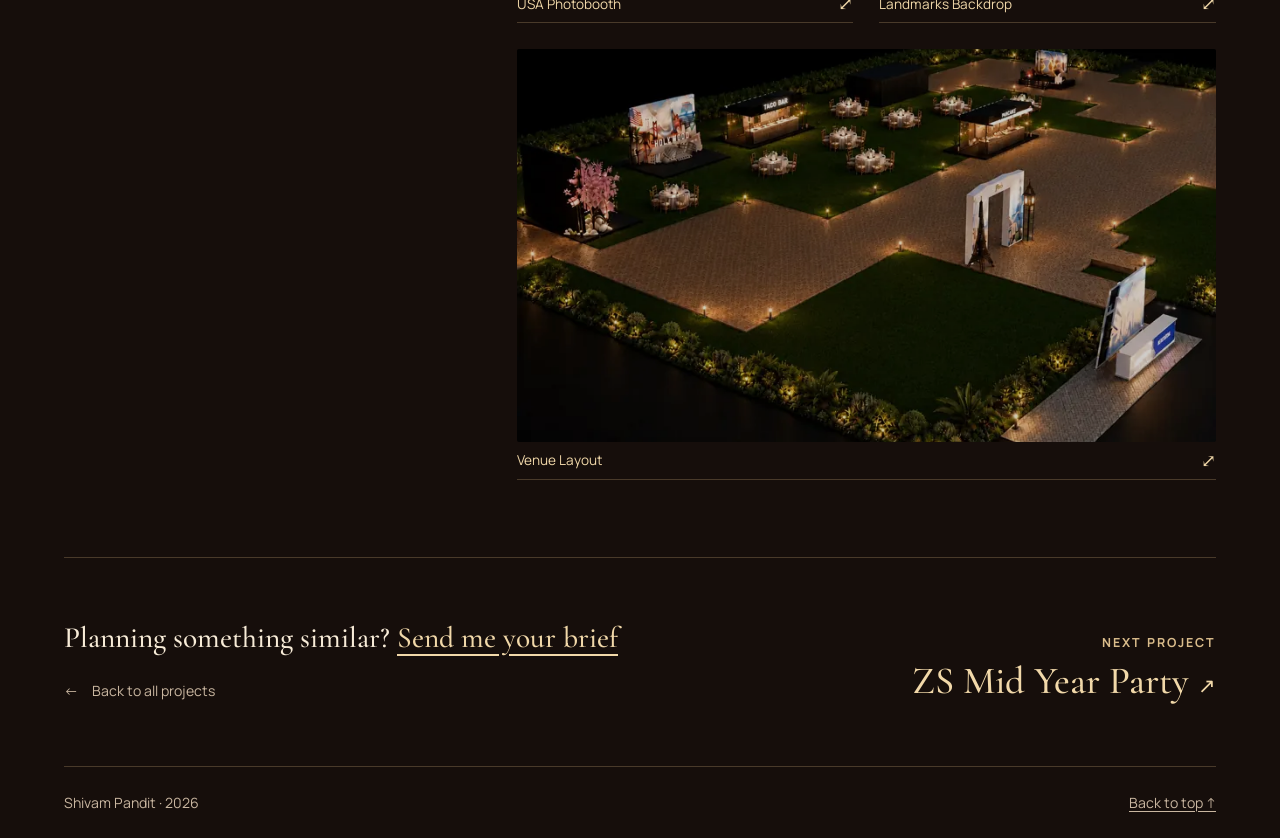
<file: projects/zs-family-day-2026.html>
<!doctype html>
<html lang="en">
<head>
  <meta charset="utf-8">
  <meta name="viewport" content="width=device-width, initial-scale=1">
  <title>ZS Family Day Party 2026 | 3D Event Visualization for Agencies, Pune</title>
  <link rel="canonical" href="https://shivampandit01.github.io/shivam/projects/zs-family-day-2026.html">
  <meta name="description" content="3D event visualization for agencies by Shivam Pandit in Pune. Explore the themed photobooths and venue layout for ZS Family Day Party 2026.">
  <meta name="theme-color" content="#160e0b">
  <meta property="og:url" content="https://shivampandit01.github.io/shivam/projects/zs-family-day-2026.html">
  <meta property="og:type" content="article">
  <meta property="og:title" content="ZS Family Day Party 2026 | 3D Event Visualization for Agencies, Pune">
  <meta property="og:description" content="3D event visualization for agencies by Shivam Pandit in Pune. Explore the themed photobooths and venue layout for ZS Family Day Party 2026.">
  <meta property="og:image" content="https://shivampandit01.github.io/shivam/assets/renders/zs-family-02.webp">
  <meta name="twitter:title" content="ZS Family Day Party 2026 | 3D Event Visualization for Agencies, Pune">
  <meta name="twitter:description" content="3D event visualization for agencies by Shivam Pandit in Pune. Explore the themed photobooths and venue layout for ZS Family Day Party 2026.">
  <meta name="twitter:card" content="summary_large_image">
  <meta name="twitter:image" content="https://shivampandit01.github.io/shivam/assets/renders/zs-family-02.webp">
  <link rel="icon" href="../assets/favicon.svg" type="image/svg+xml">
  <link rel="preconnect" href="https://fonts.googleapis.com">
  <link rel="preconnect" href="https://fonts.gstatic.com" crossorigin>
  <link href="https://fonts.googleapis.com/css2?family=Cormorant+Garamond:ital,wght@0,500;0,600;1,500;1,600&amp;family=Manrope:wght@400;500;600;700&amp;display=swap" rel="stylesheet">
  <link rel="stylesheet" href="../css/styles.css">
  <script src="../js/main.js" defer blocking="render"></script>
  <script src="../js/media-viewers.js" defer></script>
</head>
<body id="top">
  <a class="skip" href="#main">Skip to content</a>
  <header class="mast">
    <div class="wrap mast-inner">
      <a class="brand" href="../index.html" aria-label="Shivam Pandit, home"><span class="monogram">SP</span><span>Shivam Pandit</span></a>
      <button class="menu" type="button" aria-controls="navigation" aria-expanded="false" hidden>Menu</button>
      <nav id="navigation" aria-label="Primary"><a href="../index.html#work">Work</a><a href="../index.html#backstage">Backstage</a><a href="../motion-studies.html">3D Environments</a><a href="../projects/motion-design.html">Motion Design</a><a href="../index.html#contact">Contact</a></nav>
      <a class="btn outline header-book" href="mailto:shivamandnet@gmail.com?subject=Project%20enquiry%20from%20portfolio">Book a project</a>
    </div>
  </header>
  <main id="main">
    <article class="case-study" aria-labelledby="case-title">
      <header class="case-heading wrap">
        <a class="return-link" href="../index.html#work"><span aria-hidden="true">←</span> All projects</a>
        <div class="case-kicker"><p class="label">Project 04 / ZS Associates</p><span>6 renders</span></div>
        <h1 id="case-title">ZS Family Day Party 2026</h1>
        <p class="theme">Around the World</p>
      </header>
      <div class="wrap">
        <a class="tile case-cover" id="render-zs-family-02" href="../assets/renders/zs-family-02.webp" data-zone="Japan Photobooth" data-width="1678" data-height="937">
          <figure><div class="tile-image"><img src="../assets/renders/zs-family-02.webp" srcset="../assets/renders/thumb/zs-family-02.webp 800w, ../assets/renders/zs-family-02.webp 1678w" sizes="(min-width: 1440px) 1280px, 90vw" width="1678" height="937" fetchpriority="high" alt="Japan photobooth with a red torii gate, cherry blossoms and a pagoda"></div>
            <figcaption>Japan Photobooth <span aria-hidden="true">⤢</span></figcaption></figure>
        </a>
        <div class="case-layout">
          <section class="case-brief" aria-labelledby="brief-heading">
            <h2 id="brief-heading">Project brief</h2>
            <p>Multi-zone photobooth and venue visualization for ZS Consultants' Family Day around an Around the World travel theme, designed to create distinct, shareable photo moments for families.</p>
            <details><summary>Deliverables</summary><p>Themed photobooth installations for Japan (torii gate), France (Eiffel Tower) and Hollywood/USA (Statue of Liberty), a panoramic global-landmarks backdrop, a branded travel-portal registration arch, and a full aerial venue layout.</p></details>
            <ul class="chips" aria-label="Project scope"><li>Themed Photobooths</li><li>Registration Arch</li><li>Global Landmarks Backdrop</li><li>Venue Layout</li></ul>
          </section>
          <div class="gallery" aria-label="Project renders">
            <a class="tile" id="render-zs-family-05" href="../assets/renders/zs-family-05.webp" data-zone="Registration Arch" data-width="1677" data-height="938">
          <figure><div class="tile-image"><img src="../assets/renders/thumb/zs-family-05.webp" width="800" height="447" loading="lazy" alt="White branded travel-portal registration arch with a map-themed wall at night"></div>
            <figcaption>Registration Arch <span aria-hidden="true">⤢</span></figcaption></figure>
        </a>
            <a class="tile" id="render-zs-family-03" href="../assets/renders/zs-family-03.webp" data-zone="France Photobooth" data-width="1659" data-height="948">
          <figure><div class="tile-image"><img src="../assets/renders/thumb/zs-family-03.webp" width="800" height="457" loading="lazy" alt="France photobooth with Eiffel Tower, Arc de Triomphe and flowers"></div>
            <figcaption>France Photobooth <span aria-hidden="true">⤢</span></figcaption></figure>
        </a>
            <a class="tile" id="render-zs-family-01" href="../assets/renders/zs-family-01.webp" data-zone="USA Photobooth" data-width="1448" data-height="1086">
          <figure><div class="tile-image"><img src="../assets/renders/thumb/zs-family-01.webp" width="800" height="600" loading="lazy" alt="Hollywood and USA photobooth with Statue of Liberty and Route 66 sign"></div>
            <figcaption>USA Photobooth <span aria-hidden="true">⤢</span></figcaption></figure>
        </a>
            <a class="tile" id="render-zs-family-06" href="../assets/renders/zs-family-06.webp" data-zone="Landmarks Backdrop" data-width="1672" data-height="941">
          <figure><div class="tile-image"><img src="../assets/renders/thumb/zs-family-06.webp" width="800" height="450" loading="lazy" alt="Panoramic backdrop of world landmarks from the Great Wall to Big Ben"></div>
            <figcaption>Landmarks Backdrop <span aria-hidden="true">⤢</span></figcaption></figure>
        </a>
            <a class="tile" id="render-zs-family-04" href="../assets/renders/zs-family-04.webp" data-zone="Venue Layout" data-width="1446" data-height="1087">
          <figure><div class="tile-image"><img src="../assets/renders/thumb/zs-family-04.webp" width="800" height="601" loading="lazy" alt="Aerial layout of the Family Day venue with lawns, paths and photobooths"></div>
            <figcaption>Venue Layout <span aria-hidden="true">⤢</span></figcaption></figure>
        </a>
          </div>
        </div>
      </div>
      <dialog id="lightbox" aria-labelledby="image-caption"><div class="viewer">
        <div class="viewer-bar"><span class="label">Project gallery</span><button class="control close" type="button" aria-label="Close image viewer">&times;</button></div>
        <img class="large-image" alt="Japan photobooth with a red torii gate, cherry blossoms and a pagoda" width="1600" height="900">
        <div class="viewer-bar"><div aria-live="polite"><p id="image-caption"></p><small class="count"></small></div>
          <div class="controls"><button class="control prev" type="button" aria-label="Previous render">&lsaquo;</button><button class="control next" type="button" aria-label="Next render">&rsaquo;</button></div>
        </div></div></dialog>
      <nav class="case-footer wrap" aria-label="Project enquiries and navigation">
        <div class="case-enquiry">
          <p>Planning something similar? <a href="mailto:shivamandnet@gmail.com?subject=Project%20enquiry%20from%20portfolio">Send me your brief</a></p>
          <a class="return-link" href="../index.html#work"><span aria-hidden="true">←</span> Back to all projects</a>
        </div>
        <a class="next-project" href="zs-mid-year-party.html"><span class="label">Next project</span><strong>ZS Mid Year Party <span aria-hidden="true">↗</span></strong></a>
      </nav>
    </article>
  </main>
  <footer class="wrap footer"><span>Shivam Pandit · 2026</span><a href="#top">Back to top ↑</a></footer>
</body>
</html>
</file>
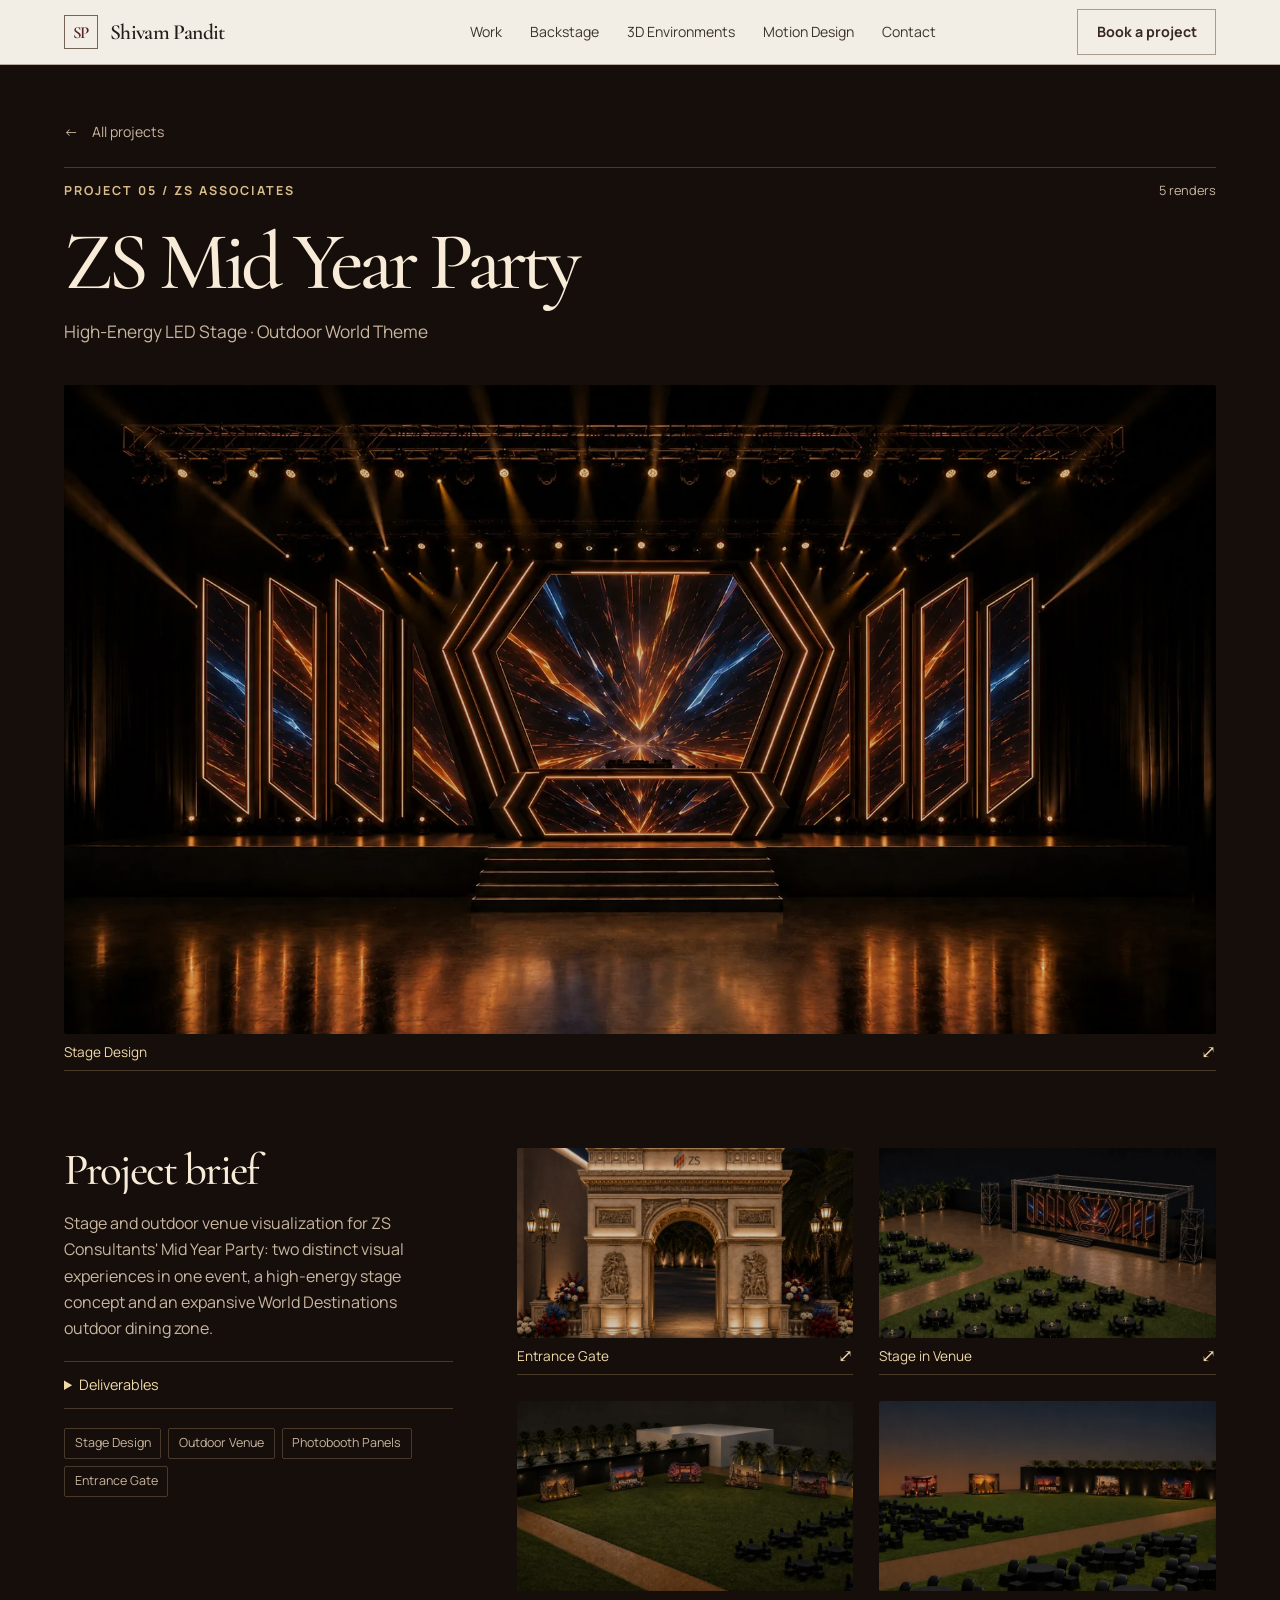
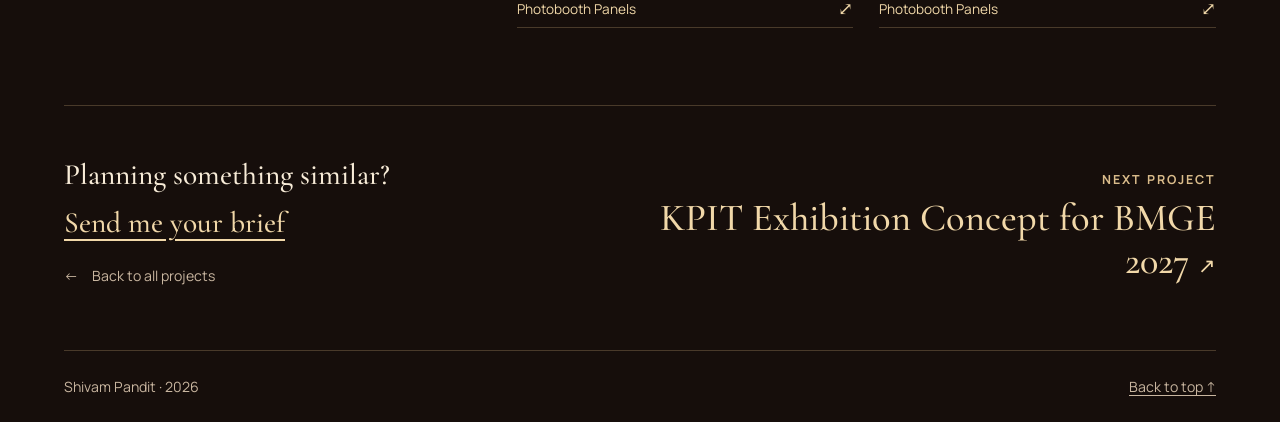
<file: projects/zs-mid-year-party.html>
<!doctype html>
<html lang="en">
<head>
  <meta charset="utf-8">
  <meta name="viewport" content="width=device-width, initial-scale=1">
  <title>ZS Mid Year Party | 3D Event Visualization for Agencies, Pune</title>
  <link rel="canonical" href="https://shivampandit01.github.io/shivam/projects/zs-mid-year-party.html">
  <meta name="description" content="3D event visualization for agencies by Shivam Pandit in Pune. See the LED stage and World Destinations dining concept for ZS Mid Year Party.">
  <meta name="theme-color" content="#160e0b">
  <meta property="og:url" content="https://shivampandit01.github.io/shivam/projects/zs-mid-year-party.html">
  <meta property="og:type" content="article">
  <meta property="og:title" content="ZS Mid Year Party | 3D Event Visualization for Agencies, Pune">
  <meta property="og:description" content="3D event visualization for agencies by Shivam Pandit in Pune. See the LED stage and World Destinations dining concept for ZS Mid Year Party.">
  <meta property="og:image" content="https://shivampandit01.github.io/shivam/assets/renders/zs-midyear-01.webp">
  <meta name="twitter:title" content="ZS Mid Year Party | 3D Event Visualization for Agencies, Pune">
  <meta name="twitter:description" content="3D event visualization for agencies by Shivam Pandit in Pune. See the LED stage and World Destinations dining concept for ZS Mid Year Party.">
  <meta name="twitter:card" content="summary_large_image">
  <meta name="twitter:image" content="https://shivampandit01.github.io/shivam/assets/renders/zs-midyear-01.webp">
  <link rel="icon" href="../assets/favicon.svg" type="image/svg+xml">
  <link rel="preconnect" href="https://fonts.googleapis.com">
  <link rel="preconnect" href="https://fonts.gstatic.com" crossorigin>
  <link href="https://fonts.googleapis.com/css2?family=Cormorant+Garamond:ital,wght@0,500;0,600;1,500;1,600&amp;family=Manrope:wght@400;500;600;700&amp;display=swap" rel="stylesheet">
  <link rel="stylesheet" href="../css/styles.css">
  <script src="../js/main.js" defer blocking="render"></script>
  <script src="../js/media-viewers.js" defer></script>
</head>
<body id="top">
  <a class="skip" href="#main">Skip to content</a>
  <header class="mast">
    <div class="wrap mast-inner">
      <a class="brand" href="../index.html" aria-label="Shivam Pandit, home"><span class="monogram">SP</span><span>Shivam Pandit</span></a>
      <button class="menu" type="button" aria-controls="navigation" aria-expanded="false" hidden>Menu</button>
      <nav id="navigation" aria-label="Primary"><a href="../index.html#work">Work</a><a href="../index.html#backstage">Backstage</a><a href="../motion-studies.html">3D Environments</a><a href="../projects/motion-design.html">Motion Design</a><a href="../index.html#contact">Contact</a></nav>
      <a class="btn outline header-book" href="mailto:shivamandnet@gmail.com?subject=Project%20enquiry%20from%20portfolio">Book a project</a>
    </div>
  </header>
  <main id="main">
    <article class="case-study" aria-labelledby="case-title">
      <header class="case-heading wrap">
        <a class="return-link" href="../index.html#work"><span aria-hidden="true">←</span> All projects</a>
        <div class="case-kicker"><p class="label">Project 05 / ZS Associates</p><span>5 renders</span></div>
        <h1 id="case-title">ZS Mid Year Party</h1>
        <p class="theme">High-Energy LED Stage · Outdoor World Theme</p>
      </header>
      <div class="wrap">
        <a class="tile case-cover" id="render-zs-midyear-01" href="../assets/renders/zs-midyear-01.webp" data-zone="Stage Design" data-width="1672" data-height="941">
          <figure><div class="tile-image"><img src="../assets/renders/zs-midyear-01.webp" srcset="../assets/renders/thumb/zs-midyear-01.webp 800w, ../assets/renders/zs-midyear-01.webp 1672w" sizes="(min-width: 1440px) 1280px, 90vw" width="1672" height="941" fetchpriority="high" alt="Geometric LED stage with orange and blue accent lighting, close-up"></div>
            <figcaption>Stage Design <span aria-hidden="true">⤢</span></figcaption></figure>
        </a>
        <div class="case-layout">
          <section class="case-brief" aria-labelledby="brief-heading">
            <h2 id="brief-heading">Project brief</h2>
            <p>Stage and outdoor venue visualization for ZS Consultants' Mid Year Party: two distinct visual experiences in one event, a high-energy stage concept and an expansive World Destinations outdoor dining zone.</p>
            <details><summary>Deliverables</summary><p>A geometric LED stage with layered orange and blue accent lighting (close-up and in full seating context), eight destination-themed photobooth panels, and a monumental Arc de Triomphe entrance gate with the ZS logo integrated into the facade.</p></details>
            <ul class="chips" aria-label="Project scope"><li>Stage Design</li><li>Outdoor Venue</li><li>Photobooth Panels</li><li>Entrance Gate</li></ul>
          </section>
          <div class="gallery" aria-label="Project renders">
            <a class="tile" id="render-zs-midyear-05" href="../assets/renders/zs-midyear-05.webp" data-zone="Entrance Gate" data-width="1448" data-height="1086">
          <figure><div class="tile-image"><img src="../assets/renders/thumb/zs-midyear-05.webp" width="800" height="600" loading="lazy" alt="Arc de Triomphe entrance gate with the ZS logo on the facade"></div>
            <figcaption>Entrance Gate <span aria-hidden="true">⤢</span></figcaption></figure>
        </a>
            <a class="tile" id="render-zs-midyear-02" href="../assets/renders/zs-midyear-02.webp" data-zone="Stage in Venue" data-width="1672" data-height="941">
          <figure><div class="tile-image"><img src="../assets/renders/thumb/zs-midyear-02.webp" width="800" height="450" loading="lazy" alt="LED stage on a truss frame in full outdoor seating context"></div>
            <figcaption>Stage in Venue <span aria-hidden="true">⤢</span></figcaption></figure>
        </a>
            <a class="tile" id="render-zs-midyear-03" href="../assets/renders/zs-midyear-03.webp" data-zone="Photobooth Panels" data-width="1672" data-height="941">
          <figure><div class="tile-image"><img src="../assets/renders/thumb/zs-midyear-03.webp" width="800" height="450" loading="lazy" alt="Row of destination-themed photobooth panels at the edge of the lawn"></div>
            <figcaption>Photobooth Panels <span aria-hidden="true">⤢</span></figcaption></figure>
        </a>
            <a class="tile" id="render-zs-midyear-04" href="../assets/renders/zs-midyear-04.webp" data-zone="Photobooth Panels" data-width="1672" data-height="941">
          <figure><div class="tile-image"><img src="../assets/renders/thumb/zs-midyear-04.webp" width="800" height="450" loading="lazy" alt="Destination photobooth panels seen across the dining area at dusk"></div>
            <figcaption>Photobooth Panels <span aria-hidden="true">⤢</span></figcaption></figure>
        </a>
          </div>
        </div>
      </div>
      <dialog id="lightbox" aria-labelledby="image-caption"><div class="viewer">
        <div class="viewer-bar"><span class="label">Project gallery</span><button class="control close" type="button" aria-label="Close image viewer">&times;</button></div>
        <img class="large-image" alt="Geometric LED stage with orange and blue accent lighting, close-up" width="1600" height="900">
        <div class="viewer-bar"><div aria-live="polite"><p id="image-caption"></p><small class="count"></small></div>
          <div class="controls"><button class="control prev" type="button" aria-label="Previous render">&lsaquo;</button><button class="control next" type="button" aria-label="Next render">&rsaquo;</button></div>
        </div></div></dialog>
      <nav class="case-footer wrap" aria-label="Project enquiries and navigation">
        <div class="case-enquiry">
          <p>Planning something similar? <a href="mailto:shivamandnet@gmail.com?subject=Project%20enquiry%20from%20portfolio">Send me your brief</a></p>
          <a class="return-link" href="../index.html#work"><span aria-hidden="true">←</span> Back to all projects</a>
        </div>
        <a class="next-project" href="kpit-bmge-2027.html"><span class="label">Next project</span><strong>KPIT Exhibition Concept for BMGE 2027 <span aria-hidden="true">↗</span></strong></a>
      </nav>
    </article>
  </main>
  <footer class="wrap footer"><span>Shivam Pandit · 2026</span><a href="#top">Back to top ↑</a></footer>
</body>
</html>
</file>
<file: css/styles.css>
:root {
  color-scheme: dark;
  --bg: #160e0b; --surface: #211710; --surface-2: #312219; --line: rgba(222,188,136,.25);
  --gold: #dabc8b; --champagne: #f1d8a9; --cream: #f8ecd8; --muted: #c9b6a0;
  --serif: "Cormorant Garamond", Cambria, Georgia, serif;
  --sans: Manrope, "Segoe UI", sans-serif;
}
*,*::before,*::after { box-sizing: border-box }
html { scroll-padding-top: 6rem }
body { margin: 0; background: var(--bg); color: var(--cream); font: 1rem/1.65 var(--sans) }
img { max-width: 100%; display: block }
button,a { font: inherit; color: inherit }
button { cursor: pointer }
a { text-decoration-thickness: 1px; text-underline-offset: .24em }
button[hidden],[hidden] { display: none !important }
:focus-visible { outline: 3px solid var(--gold); outline-offset: 4px }
.wrap { width: min(1280px, 90%); margin-inline: auto }
h1,h2,h3,h4,p,figure,dl,dd { margin: 0 }
h1,h2,h3 { font-family: var(--serif); font-weight: 500; text-wrap: balance; line-height: 1.02 }
h2 { font-size: clamp(3.2rem, 7vw, 6rem); letter-spacing: -.045em }
h3 { font-size: clamp(2.2rem, 4.1vw, 4.2rem); letter-spacing: -.035em }
.label { color: var(--gold); font-size: .78rem; font-weight: 700; letter-spacing: .16em; text-transform: uppercase }
.section { padding-block: clamp(4rem, 8vw, 8rem); border-top: 1px solid var(--line) }
.btn,.menu { display: inline-flex; align-items: center; justify-content: center; min-height: 44px; padding: .65rem 1.15rem; border-radius: 2px; font-size: .89rem; font-weight: 700; text-decoration: none }
.outline,.menu { background: transparent; border: 1px solid var(--gold); color: var(--champagne) }
.solid { background: var(--champagne); color: var(--bg); border: 1px solid var(--champagne) }
.btn:hover,.menu:hover { background: var(--gold); color: var(--bg) }
.skip { position: fixed; top: 0; left: 1em; transform: translateY(-140%); z-index: 80; background: var(--cream); color: var(--bg); padding: .65em 1em }
.skip:focus { transform: translateY(.3em) }
.mast { position: sticky; top: 0; z-index: 10; border-bottom: 1px solid var(--line); background: rgb(11 10 8 / .96) }
.mast-inner,.brand,nav,.footer { display: flex; align-items: center }
.mast-inner { min-height: 72px; gap: 2.4rem }
.brand { gap: .75rem; font: 600 1.35rem var(--serif); margin-right: auto; text-decoration: none }
.monogram { display: grid; place-items: center; width: 38px; height: 38px; border: 1px solid var(--gold); color: var(--gold); letter-spacing: -.12em; padding-right: .12em }
nav { gap: 1.75rem }
nav a,.footer { font-size: .88rem; color: var(--muted) }
nav a { padding-block: .7rem; text-decoration: none }
nav a:hover,.footer a:hover { color: var(--cream) }
.footer { justify-content: space-between; gap: 1rem; border-top: 1px solid var(--line); padding-block: 1.5rem }
@media (max-width: 980px) {
  .mast-inner { flex-wrap: wrap; gap: .6rem; padding-block: .65rem; min-height: 60px }
  .header-book { display: none }
  nav { width: 100%; justify-content: space-between; gap: .5rem }
  .mast.enhanced .menu { display: inline-flex }
  .mast.enhanced .menu[aria-expanded=false] + nav { display: none }
}
@media (min-width: 981px) { .menu { display: none } }
@media (prefers-reduced-motion: reduce) { *,*::after,*::before { scroll-behavior: auto !important; animation-duration: .01ms !important; transition-duration: .01ms !important } }


/* A ruled masthead runs across the portfolio and its case studies. */
.mast { color-scheme: light; background: #f3eee5; color: #251d19; border-bottom: 1px solid #b7ac9b }
.mast-inner { min-height: 64px }
.brand { font-weight: 600; letter-spacing: -.03em }
.monogram { width: 34px; height: 34px; border: 1px solid #776459; color: #522326; font-size: 1.06rem }
#navigation { margin-inline: auto }
#navigation a { color: #3d332e }
#navigation a:hover,#navigation a:focus-visible,#navigation a[aria-current] { color: #7a2931; text-decoration: underline }
.header-book,.menu { color: #372820; border-color: #a99b8d; border-radius: 0 }
.header-book,.brand { flex-shrink: 0 }
.mast :focus-visible,#backstage :focus-visible { outline-color: #873842 }
@media(max-width: 980px) {
  .mast-inner { min-height: 54px }
  #navigation { flex-wrap: wrap; justify-content: flex-start; gap: .2rem 1.1rem }
  #navigation a { min-height: 44px }
}

/* The homepage masthead continues into the unlit stage. */
.home-mast { background: #151310; border-color: #37342d; color: #faf3e5; color-scheme: dark }
.home-mast .brand { color: inherit }
.home-mast .monogram { color: #edc894; border-color: #76654e }
.home-mast #navigation a,.home-mast .header-book,.home-mast .menu { color: #e7dfd1 }
.home-mast #navigation a:hover,.home-mast #navigation a:focus-visible { color: #fff6e3 }
.home-mast .header-book,.home-mast .menu { border-color: #726856 }
.home-mast .header-book:hover,.home-mast .menu:hover { background: #f1dcaf; color: #241a10 }
.home-mast :focus-visible,.light-hero :focus-visible { outline-color: #f7d288 }
.light-hero { overflow: clip; position: relative; isolation: isolate; border-bottom: 1px solid #46382a; background: radial-gradient(ellipse at 70% 54%,#2f2319 0, #1b1714 30%,transparent 62%),#12110f; color: #fff4dd }
.light-field { position: absolute; inset: 0; width: 100%; height: 100%; pointer-events: none; z-index: 0 }
.light-layout { display: grid; grid-template-columns: minmax(0,.94fr) minmax(0,1.06fr); align-items: center; min-height: clamp(29rem,43vw,41rem); position: relative }
.light-intro { position: relative; z-index: 2; padding: clamp(2.75rem,5vw,5.2rem) 0 }
.light-role { display: flex; align-items: center; gap: .8rem; color: #d1b58c; font: 650 clamp(.67rem,.85vw,.8rem)/1.5 var(--sans); text-transform: uppercase; letter-spacing: .14em }
.light-role::before { content: ''; width: 2rem; height: 1px; background: #bf9c66 }
.light-intro h1 { font: 500 clamp(3.3rem,8.65vw,8.8rem)/.88 var(--serif); letter-spacing: -.057em; margin: .29em 0 .21em }
.light-intro h1 em { font-weight: 500; color: #ecc58c }
.light-copy { max-width: 33ch; color: #d6c9b7; font: 450 clamp(.98rem,1.24vw,1.16rem)/1.58 var(--sans) }
.light-link { display: inline-flex; align-items: center; gap: 1.3rem; min-height: 46px; margin-top: clamp(1.25rem,2.2vw,2.15rem); border-bottom: 1px solid #a38d69; color: #fff2d9; text-decoration: none; font: 650 .94rem/1 var(--sans); pointer-events: auto }
.light-link span { color: #ebc484; font: 1.16rem/1 var(--sans) }
.light-link:hover { border-color: #fff2d9 }
.light-study { align-self: stretch; position: relative; min-width: 0 }
.light-art { position: absolute; width: min(122%,53vw,49rem); aspect-ratio: 5/4; top: 48%; left: 44%; transform: translate(-50%,-50%); pointer-events: none; mask-image: linear-gradient(90deg,transparent,#000 13%),linear-gradient(180deg,transparent,#000 16%); mask-composite: intersect }
.light-art::before { position: absolute; content: ''; left: 38%; right: 17%; bottom: 3%; height: 9%; background: radial-gradient(ellipse,#9365272e,transparent 70%); filter: blur(4px) }
.light-art img,.light-fixture { display: block; width: 100%; height: 100%; position: absolute; inset: 0 }
.light-fixture,.light-hero.ready .light-art img { visibility: hidden }
.light-hero.ready .light-fixture { visibility: visible }
.return-link { display: inline-flex; align-items: center; gap: .9rem; min-height: 44px; text-decoration: none }
.return-link:hover,.next-project:hover strong { text-decoration: underline }
@media(max-width:660px) {
  .light-layout { grid-template-columns: 1fr; min-height: 0 }
  .light-intro { padding: 2rem 0 0 }
  .light-intro h1 { font-size: clamp(3.45rem,13vw,5.35rem); margin: .21em 0 .16em; line-height: .95 }
  .light-copy { max-width: 34ch; font-size: .92rem }
  .light-link { margin-top: .6rem }
  .light-study { height: clamp(16rem,68vw,25rem) }
  .light-art { width: min(102%,28rem); left: 50%; top: 46% }
}
@media(prefers-reduced-motion:no-preference) {
  .arrive { animation: heading-in .52s cubic-bezier(.2,.75,.2,1) both }
  @keyframes heading-in { from { clip-path: inset(0 0 42%); transform: translateY(.16em) } to { clip-path: inset(0); transform: none } }
  @view-transition { navigation: auto }
  ::view-transition-group(*) { animation-duration: .46s; animation-timing-function: cubic-bezier(.25,.72,.2,1) }
  ::view-transition-group(root) { animation-duration: .22s }
}


.venue-tour { background: linear-gradient(#251811,#19100d); padding-top: clamp(1rem,3vw,2.5rem); border-top: 1px solid var(--line); }
.venue-stage { position: relative; overflow: hidden; border: 1px solid var(--line); border-radius: 3px; }
.scene-frame { position: relative; height: clamp(225px,36vw,530px); background: var(--bg); }
.scene-frame img { width: 100%; height: 100%; object-fit: cover; object-position: center 53%; }
.scene-frame img + img { position: absolute; inset: 0; }
.scene-credit {
  position: absolute; bottom: 1rem; left: 1rem; display: grid; gap: .15rem; padding: .5rem .8rem;
  font-size: .86rem; background: rgb(25 15 10 / .85); color: #fff0d8; border: 1px solid #e3cdac65;
}
.scene-credit a { font-weight: 700; }
.tour-bar { background: var(--surface); border-block: 1px solid var(--line) }
.tour-inner { display: grid; grid-template-columns: minmax(12rem,1fr) minmax(21rem,1.5fr) auto; align-items: center; gap: 2rem; padding-block: 1.25rem }
.tour-heading { display: grid; line-height: 1.4; gap: .2rem }
.tour-heading > :last-child { font: 500 1.4rem/1.1 var(--serif) }
.scene-stops { display: flex; align-items: start }
.scene-stop { position: relative; flex: 1; display: grid; justify-items: center; gap: .5rem; color: var(--muted); font-size: .82rem; text-decoration: none; padding: .4rem .15rem; border: 0; background: transparent; line-height: 1.35 }
.scene-stop::before,.scene-stop::after { content: ''; position: absolute; top: calc(.4rem + 5px); height: 1px; width: 50%; background: var(--line) }
.scene-stop::before { left: 0 }.scene-stop::after { right: 0 }
.scene-stop:first-child::before,.scene-stop:last-child::after { display: none }
.stop-mark { z-index: 1; width: 11px; height: 11px; border-radius: 50%; border: 1px solid var(--gold); background: var(--surface) }
.scene-stop:hover,.scene-stop[aria-pressed=true] { color: var(--champagne) }
.scene-stop[aria-pressed=true] .stop-mark,.scene-stop.passed .stop-mark { background: var(--gold) }
.scene-stop[aria-pressed=true] .stop-mark { box-shadow: 0 0 0 4px rgb(201 168 76 / .18) }
.scene-stop.passed::after,.scene-stop.passed::before,.scene-stop[aria-pressed=true]::before { background: var(--gold) }
.plan-link { display: inline-flex; justify-content: center; align-items: center; gap: .6rem; color: var(--champagne); border: 1px solid var(--line); padding: .6rem .9rem; text-decoration: none; font-size: .87rem }
.plan-link:hover { border-color: var(--gold) }
.plan-icon { width: 17px; height: 14px; border: 1px solid currentColor; background: linear-gradient(90deg,transparent 32%,currentColor 33% 38%,transparent 39% 66%,currentColor 67% 72%,transparent 73%); transform: skewY(-8deg) }
#venue-plan { max-width: min(880px,94vw) }
#plan-title { font-size: clamp(1.7rem,4vw,3rem); margin-block: .2rem }
.plan-sheet { position: relative; margin-block: .75rem; background: var(--bg) }
.plan-sheet img { width: 100%; height: auto }
.plan-pin { position: absolute; display: grid; place-items: center; transform: translate(-50%,-50%); width: 44px; height: 44px; border: none; background: transparent }
.plan-pin span,.plan-key b { display: grid; place-items: center; border-radius: 50%; width: 29px; height: 29px; background: #1c1813; color: #f6e6ac; border: 1px solid var(--champagne); font: 700 .85rem var(--sans) }
.plan-pin[aria-pressed=true] span,.plan-pin:hover span { background: var(--champagne); color: var(--bg) }
.pin-0 { left: 33%; top: 69% }.pin-1 { left: 43%; top: 41% }.pin-2 { left: 65%; top: 19% }
.plan-key { display: flex; flex-wrap: wrap; gap: .2rem 1rem }
.plan-key button { display: inline-flex; align-items: center; gap: .4rem; color: var(--cream); background: transparent; border: 0; min-height: 44px; font-size: .9rem }
.plan-key b { width: 20px; height: 20px; font-size: .72rem }
@media (prefers-reduced-motion:no-preference) {
  .scene-in { animation: scene-in .65s ease-out both }
  @keyframes scene-in { from { opacity: 0; transform: scale(1.045) } to { opacity: 1; transform: none } }

}
@media(max-width: 820px) {
  .tour-inner { grid-template-columns: 1fr auto; gap: 1rem }
  .scene-stops { grid-column: 1 / -1; grid-row: 2 }
}

.stats { display: grid; grid-template-columns: repeat(2,minmax(0,1fr)); border-top: 1px solid var(--line); padding-block: 1.7rem }
.stats div { padding-inline: min(4vw,3.5rem); border-left: 1px solid var(--line) }
.stats div:first-child { border-left: 0; padding-left: 0 }
.stats dt { font: 500 clamp(2.5rem,4.5vw,4.3rem)/1 var(--serif); color: var(--champagne) }
.stats dd { color: var(--muted); font-size: .85rem; margin-top: .4rem }
@media(max-width: 520px) {
  .stats { grid-template-columns: 1fr; gap: 1rem; padding-block: 1.2rem }
  .stats div { display: grid; grid-template-columns: 6.5rem 1fr; align-items: center; gap: .75rem; padding: 0; border: 0 }
  .stats dd { margin: 0 }
}

.work-heading { display: flex; align-items: baseline; justify-content: space-between; gap: 1rem; }
.work-heading p { font-size: .85rem; color: var(--muted); }
.work-heading em { color: var(--champagne); font-weight: inherit; }
.project-index {
  display: grid; grid-template-columns: repeat(12,minmax(0,1fr)); align-items: center;
  gap: clamp(.9rem,2.2vw,2.4rem); margin: 2.8rem 0 .8rem;
}
.project-index .project-card {
  --angle: -1.3deg; position: relative; min-width: 0; grid-column: span 4;
  display: block; padding: clamp(.45rem,.72vw,.8rem); background: #f2e5cc;
  color: #362219; text-decoration: none; border: 1px solid #fff4e1; border-radius: 2px;
  transform: rotate(var(--angle)); box-shadow: 0 .7rem 1.9rem #08040742;
}
.project-card:nth-child(1),.project-card:nth-child(6) { grid-column: span 5; }
.project-card:nth-child(3),.project-card:nth-child(4) { grid-column: span 3; }
.project-card:nth-child(even) { --angle: 1.4deg; background: #e9d9bb; }
.card-image { position: relative; overflow: hidden; background: #261914; aspect-ratio: 1.4; }
.card-image img { width: 100%; height: 100%; object-fit: cover; }
.project-card:nth-child(3) .card-image,.project-card:nth-child(4) .card-image { aspect-ratio: .98; }
.second-view { position: absolute; inset: 0; clip-path: inset(0 100% 0 0); }
.view-label { position: absolute; bottom: .55rem; left: .55rem; background: #1c110de8; color: #ffefd1; border: 1px solid #e1c6a55c; padding: .19rem .5rem; font-size: .76rem; }
.view-label span + span { display: none; }
.card-copy { padding: .7rem .3rem .5rem; display: grid; gap: .35rem; }
.card-meta { display: flex; justify-content: space-between; gap: .45rem; font-size: .72rem; text-transform: uppercase; letter-spacing: .11em; color: #694b36; }
.card-copy strong { font: 600 clamp(1.4rem,2.15vw,2.25rem)/1.03 var(--serif); color: #3e211a; }
.card-theme { color: #664d3c; font: italic 500 clamp(1rem,1.4vw,1.25rem)/1.2 var(--serif); }
.project-card:focus-visible .second-view { clip-path: inset(0); }
.project-card:focus-visible .view-label span:first-child { display:none; }
.project-card:focus-visible .view-label span + span { display:inline; }
@media(hover:hover) {
  .project-card:hover .second-view { clip-path: inset(0); }
  .project-card:hover .view-label span:first-child { display:none; }
  .project-card:hover .view-label span + span { display:inline; }
}
@media(prefers-reduced-motion:no-preference) {
  .project-card { transition: transform .42s cubic-bezier(.18,.72,.25,1); }
  .project-card:focus-visible { transform: rotate(0) translateY(-4px); }
  .second-view { transition: clip-path .6s cubic-bezier(.23,.7,.2,1); }
  @media(hover:hover) { .project-card:hover { transform: rotate(0) translateY(-4px); } }
}
@media(max-width: 900px) {
  .project-index { grid-template-columns: repeat(2,minmax(0,1fr)); }
  .project-index .project-card:nth-child(n) { grid-column: auto; }
  .project-index .project-card .card-image { aspect-ratio: 1.4; }
}
@media(max-width: 520px) {
  .project-index { grid-template-columns: 1fr; gap: 1.6rem; margin-inline: .5rem; }
  .work-heading { display: block; }
  .work-heading p { margin-top: .6rem; }
  .card-copy strong { font-size: 1.65rem; }
}

details { margin-block: 1.2rem; border-block: 1px solid var(--line) }
summary { padding-block: .7rem; cursor: pointer; font-size: .9rem; color: var(--champagne) }
details p { padding-bottom: 1rem }
.chips { display: flex; flex-wrap: wrap; gap: .45rem; list-style: none; padding: 0 }
.chips li { padding: .25rem .6rem; border: 1px solid var(--line); border-radius: 2px; color: var(--muted); font-size: .78rem }
.tile { display: block; text-decoration: none; min-width: 0 }
.tile-image { position: relative; background: var(--surface); overflow: hidden; border-radius: 2px }
.tile-image img { width: 100%; height: auto; object-fit: cover }
.gallery .tile-image img { aspect-ratio: 16 / 9 }
.tile figcaption { display: flex; align-items: center; justify-content: space-between; gap: .5rem; color: var(--champagne); font-size: .85rem; padding-block: .45rem; border-bottom: 1px solid var(--line) }
.tile figcaption span { font: 1.1rem/1 var(--sans) }
@media(hover:hover) and (pointer:fine) and (prefers-reduced-motion:no-preference) {
  .spotlight .tile-image::after { content: ''; position: absolute; inset: 0; background: rgb(0 0 0 / .19); pointer-events: none }
  .spotlight .tile:hover .tile-image::after { background: radial-gradient(circle at var(--x,50%) var(--y,50%),transparent 12%,rgb(0 0 0 / .36) 85%) }
  .spotlight .tile:focus-visible .tile-image::after { display: none }
}
@media(hover:none) and (prefers-reduced-motion:no-preference) {
  .touch-light .tile-image { filter: brightness(.78); transition: filter .4s }
  .touch-light .lit .tile-image,.touch-light .tile:focus-visible .tile-image { filter: none }
}
dialog { background: var(--surface); color: var(--cream); border: 1px solid var(--line); padding: 0; width: min(1050px,94vw); max-width: 94vw; max-height: 94dvh; overscroll-behavior: contain }
dialog::backdrop { background: rgb(5 4 3 / .92) }
body:has(dialog[open]) { overflow: hidden }
.viewer { padding: .8rem clamp(.75rem,2vw,1.5rem) }
.viewer-bar,.controls { display: flex; gap: .75rem; justify-content: space-between; align-items: center }
.viewer-bar { padding-block: .3rem }
.control { min-width: 44px; min-height: 44px; border: 1px solid var(--line); border-radius: 2px; background: var(--surface-2); color: var(--champagne); font: 1.65rem/1 var(--sans) }
.control:hover { border-color: var(--gold) }
.large-image { width: 100%; height: min(66dvh,65vw); object-fit: contain; background: var(--bg); margin-block: .5rem; touch-action: pan-y }
.count { color: var(--muted) }


/* Case studies share the same cover, brief and gallery hierarchy. */
.case-heading { padding-block: clamp(1.3rem,3.5vw,3rem) clamp(1.4rem,3vw,2.8rem) }
.return-link { color: var(--muted); font-size: .88rem }
.case-kicker { display: flex; justify-content: space-between; gap: 1rem; align-items: baseline; border-top: 1px solid var(--line); margin: .8rem 0 1.3rem; padding-top: .75rem }
.case-kicker > span { color: var(--muted); font-size: .8rem; white-space: nowrap }
.case-heading h1 { font: 500 clamp(2.8rem,6.4vw,6.7rem)/.98 var(--serif); letter-spacing: -.055em; max-width: 22ch }
.case-heading .theme,.archive-intro { color: var(--muted); margin-top: 1rem; font-size: clamp(1rem,1.35vw,1.22rem) }
.case-layout { display: grid; grid-template-columns: minmax(0,1fr) minmax(0,1.8fr); gap: clamp(2rem,5vw,6rem); align-items: start; padding-block: clamp(2.5rem,6vw,6rem) }
.case-brief h2 { font-size: clamp(2.1rem,3.5vw,3.5rem); margin-bottom: 1rem }
.case-brief p { color: var(--muted); max-width: 56ch }
.gallery { display: grid; grid-template-columns: repeat(2,minmax(0,1fr)); gap: clamp(.8rem,2vw,1.8rem) }
.gallery .tile:only-child,.gallery .tile:last-child:nth-child(odd) { grid-column: 1 / -1 }
.case-cover .tile-image img { max-height: 76svh; object-fit: contain }
.case-footer { display: flex; align-items: baseline; justify-content: space-between; gap: 1rem; border-top: 1px solid var(--line); padding-block: clamp(1.5rem,4vw,4rem) }
.next-project { display: grid; text-align: right; gap: .4rem; max-width: 68%; text-decoration: none }
.next-project strong { color: var(--champagne); font: 500 clamp(1.6rem,3vw,3.2rem)/1.12 var(--serif) }
.next-project strong span { font: .54em var(--sans) }
@media(min-width: 960px) and (min-height: 750px) { .case-brief { position: sticky; top: 6rem } }
@media(max-width: 760px) { .case-layout { grid-template-columns: 1fr } }
@media(max-width: 520px) { .gallery { grid-template-columns: 1fr } .case-footer { align-items: start } }


.practice,.tools-title,.clients,.practice-block { margin-top: clamp(2.5rem,5vw,5rem) }
.practice h3,.tools-title,.clients h3,.practice-block h3 { font-size: clamp(1.9rem,3vw,2.8rem); color: var(--champagne) }
.ruled-list,.clients ul { list-style: none; padding: 0; margin: 1.2rem 0 0 }
.ruled-list li { padding-block: .6rem; border-bottom: 1px solid var(--line) }
.tools,.clients ul,.process-steps,.quote-grid { display: grid; grid-template-columns: repeat(3,minmax(0,1fr)); margin-top: 1.2rem; gap: 1px; background: var(--line); border: 1px solid var(--line) }
.tools div,.clients li,.process-steps li,.quote-grid figure { background: var(--surface); padding: 1.2rem }
.tools dt { font-weight: 700; color: var(--champagne) }
.tools dd,.clients p { color: var(--muted); font-size: .9rem }
.clients ul { grid-template-columns: repeat(4,minmax(0,1fr)) }
.clients li { display: grid; grid-template-columns: minmax(0,1fr); place-items: center; text-align: center; font: 600 clamp(1.2rem,2vw,1.7rem) var(--serif); min-height: 5.25rem }
.clients li > * { grid-area: 1 / 1 }
.clients img { visibility: hidden; width: 9rem; max-width: 100%; height: 2.5rem; object-fit: contain; filter: grayscale(1) }
.clients .has-logo img { visibility: visible }
.clients .has-logo span { visibility: hidden }
.clients li:hover img { filter: grayscale(0) }
.clients p { margin-top: 1rem }
.process-steps { list-style: decimal-leading-zero inside; margin-bottom: 0; padding: 0 }
.process-steps li::marker { color: var(--muted); font: 700 .85rem var(--sans) }
.process-steps h4 { margin-block: .35rem; font: 600 1.4rem/1.15 var(--serif); color: var(--champagne) }
.process-steps p,.brief-checklist,.quote-grid figcaption { color: var(--muted); font-size: .9rem }
.brief-checklist { margin-top: 1rem }
.quote-grid,.comparison-grid { grid-template-columns: repeat(2,minmax(0,1fr)) }
.quote-grid blockquote { margin: 0 0 1rem; font: 500 1.5rem/1.3 var(--serif) }
.quote-name { display: block }
.quote-role:not(:empty) + .quote-company:not(:empty)::before { content: ' · ' }
.comparison-grid { display: grid; gap: 1rem; margin-block: 1.2rem }
.comparison-grid img { width: 100%; height: auto }
.comparison-grid figcaption,.collection-description { color: var(--muted); font-size: .9rem; margin-top: .5rem }
.case-enquiry p { font: 500 clamp(1.35rem,2.3vw,2rem)/1.25 var(--serif) }
.case-enquiry p a { display: inline-block; text-decoration: underline; font: inherit; color: var(--champagne) }
@media(max-width: 650px) {
  .process-steps,.quote-grid,.comparison-grid { grid-template-columns: 1fr }
  .case-footer { flex-direction: column; align-items: start }
  .case-footer .next-project { max-width: 100%; text-align: left }
}
@media(max-width: 650px) { .backstage-intro,.practice { grid-template-columns: 1fr } .tools,.clients ul { grid-template-columns: repeat(2,minmax(0,1fr)) } .tools div,.clients li { padding: .85rem } }

.films { display: grid; grid-template-columns: repeat(4,minmax(0,1fr)); gap: 1.5rem 1rem }
.film { padding: 0; background: transparent; border: 0; text-decoration: none; text-align: left; min-width: 0; width: 100% }
.poster { display: block; position: relative; overflow: hidden; background: var(--surface-2); border: 1px solid var(--line) }
.poster img { width: 100%; height: auto; aspect-ratio: 16/9; object-fit: cover; color: var(--muted); font-size: .8rem }
.play { position: absolute; bottom: .5rem; right: .5rem; display: grid; place-items: center; width: 32px; height: 32px; font-size: .65rem; color: var(--champagne); background: rgb(11 10 8 / .86); border: 1px solid var(--line); border-radius: 50% }
.film-title { display: block; font-size: .95rem; padding: .55rem 0; border-bottom: 1px solid var(--line) }
.film:hover .film-title { color: var(--champagne) }
#film-caption { font-size: 1.7rem }
.screen { margin-block: .75rem; aspect-ratio: 16/9 }
.screen iframe { display: block; width: 100%; height: 100%; border: 0 }
.watch { display: inline-block; color: var(--champagne); padding-block: .5rem }
@media(max-width: 760px) { .films { grid-template-columns: repeat(2,minmax(0,1fr)) } }

#contact { padding-block: clamp(4rem,9vw,9rem) }
#contact h2 { max-width: 17ch; margin: 1rem 0 1.75rem }
#contact h2 em { color: var(--champagne); font-weight: inherit }
.agency-invite { font-size: clamp(1.5rem,3vw,2.4rem); color: var(--champagne) }
.contact-links { display: flex; flex-wrap: wrap; gap: 1.5rem; margin-top: 1.1rem }
.contact-availability { color: var(--muted); margin-top: 1.5rem; font-size: .9rem }


#work { border-top: 0; padding-top: clamp(3rem,5.2vw,5.2rem) }
#backstage { --bg:#f3eee5; --cream:#35271f; --champagne:#542c24; --muted:#5f4e40; --surface:#efe7da; --line:#806b4e55; background: var(--bg); color: var(--cream) }
.backstage-opening { display: grid; grid-template-columns: minmax(0,1fr) minmax(0,1.35fr); gap: clamp(2rem,6vw,6.5rem) }
.backstage-opening h2 { align-self: start; color: #542c24 }
.backstage-intro p:first-child { font: 500 clamp(1.55rem,2.5vw,2.4rem)/1.22 var(--serif); color: var(--champagne); margin-bottom: 1rem }
.backstage-intro p { color: var(--muted) }
#backstage .stats { margin-top: clamp(2.5rem,5vw,5rem); border-bottom: 1px solid var(--line) }
.practice { display: grid; grid-template-columns: repeat(2,minmax(0,1fr)); gap: clamp(1.25rem,5vw,5rem) }
#backstage .clients li { background: var(--bg) }
@media(max-width:650px) { .backstage-opening,.practice { grid-template-columns: 1fr } }
.archive-entry { background: #231918 }
.collection-index { border-top: 1px solid var(--line) }
.collection-row { display: flex; align-items: center; justify-content: space-between; gap: 1.2rem; color: var(--cream); padding: clamp(1.4rem,3.2vw,3rem) 0; border-bottom: 1px solid var(--line); text-decoration: none }
.collection-row h2 { font-size: clamp(2.1rem,4.8vw,4.8rem) }
.collection-row em,.archive-page h1 em { color: var(--champagne); font-weight: 500 }
.collection-row > span { display: flex; align-items: center; gap: 1.2rem; flex-shrink: 0; color: var(--muted); font-size: .9rem }
.collection-row b { font-size: 1.3rem; color: var(--champagne); font-weight: 500 }
.collection-row:hover h2,.collection-link:hover { text-decoration: underline; text-decoration-thickness: 1px }
.collection-meta { display: flex; align-items: center; flex-wrap: wrap; justify-content: space-between; gap: .3rem 1rem; margin-top: 1.35rem; padding-block: .45rem; border-block: 1px solid var(--line); color: var(--muted); font-size: .88rem }
.collection-link { display: inline-flex; min-height: 44px; align-items: center; gap: .55rem; color: var(--champagne); text-decoration: none }
@media(max-width:520px) { .collection-row { flex-direction: column; align-items: start; gap: .45rem } .collection-row > span { width: 100%; justify-content: space-between } }
.archive-page { padding-bottom: clamp(3rem,6vw,6rem) }
.archive-page h1 { margin-top: 1.1rem }
#contact { text-align: center }
#contact h2 { margin-inline: auto }
.contact-links { justify-content: center }
.film-title { font: 500 1.24rem var(--serif); padding: .6rem .1rem }
</file>
